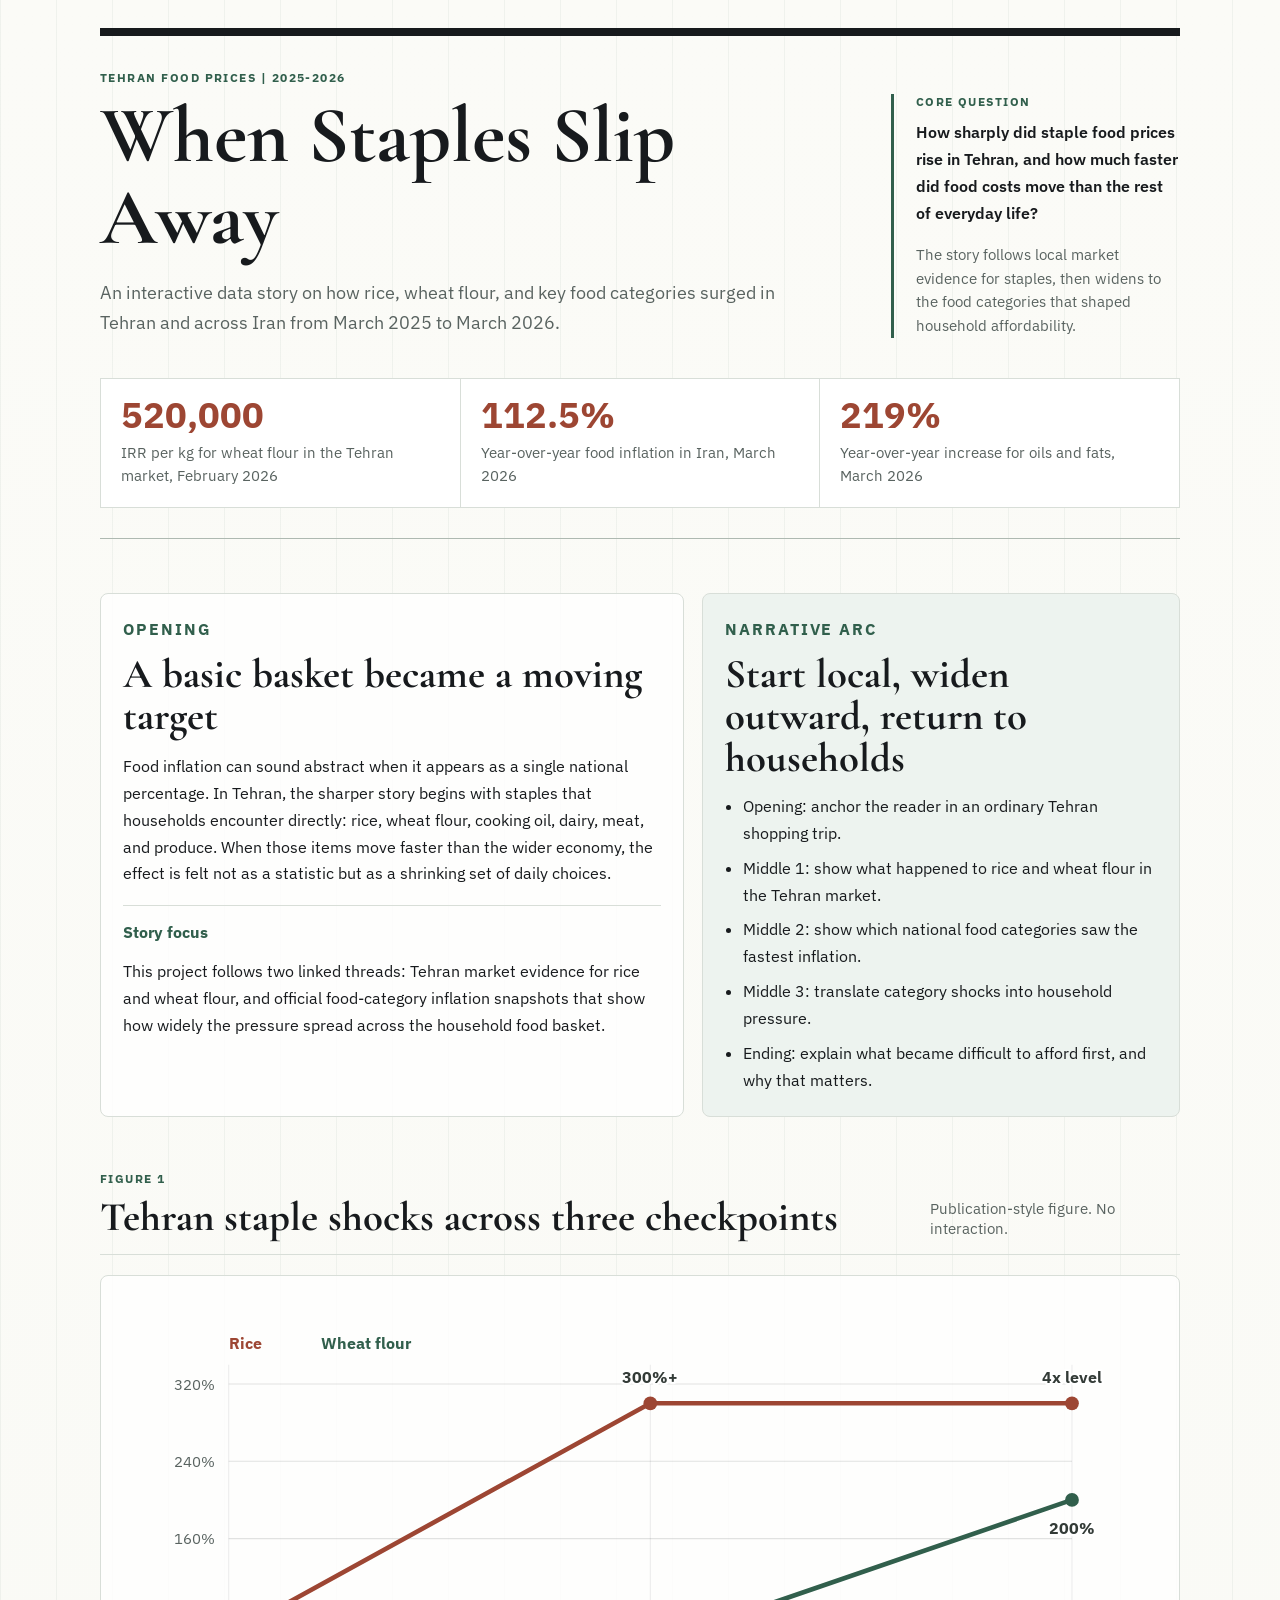
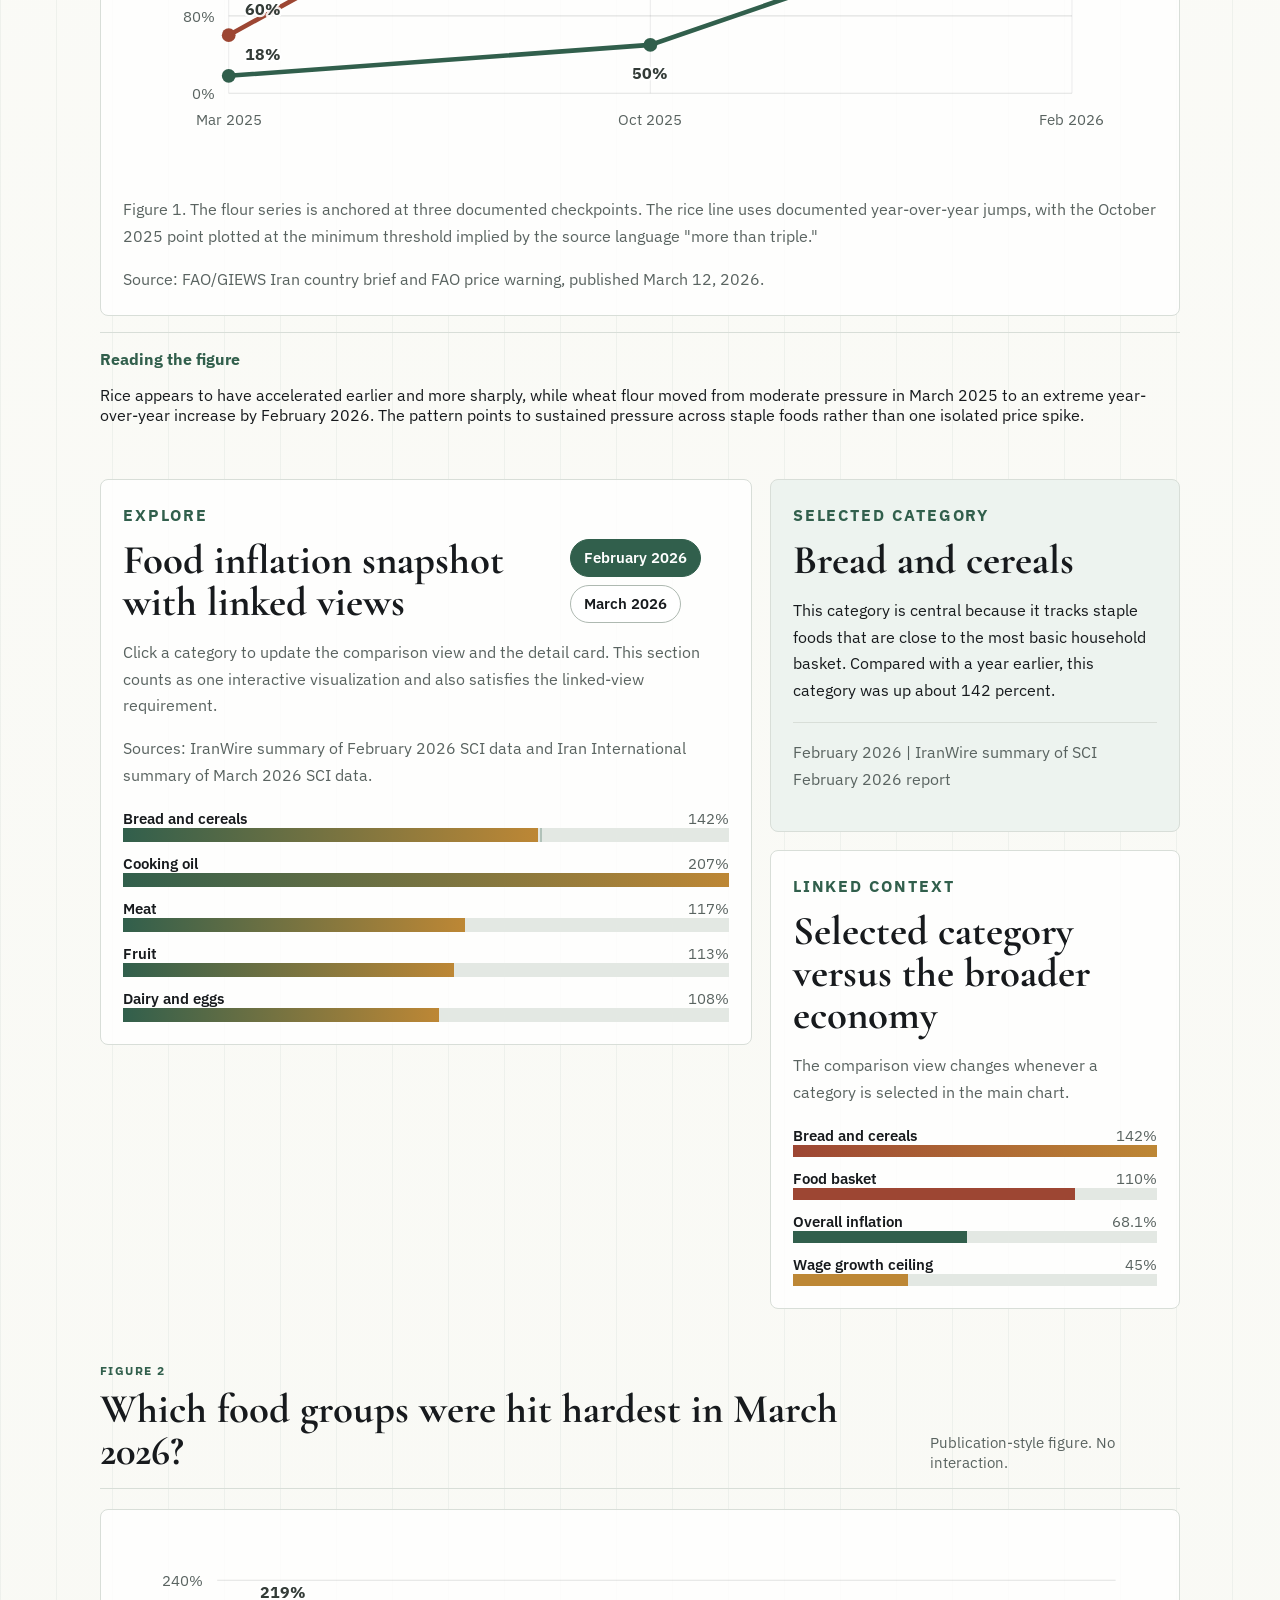
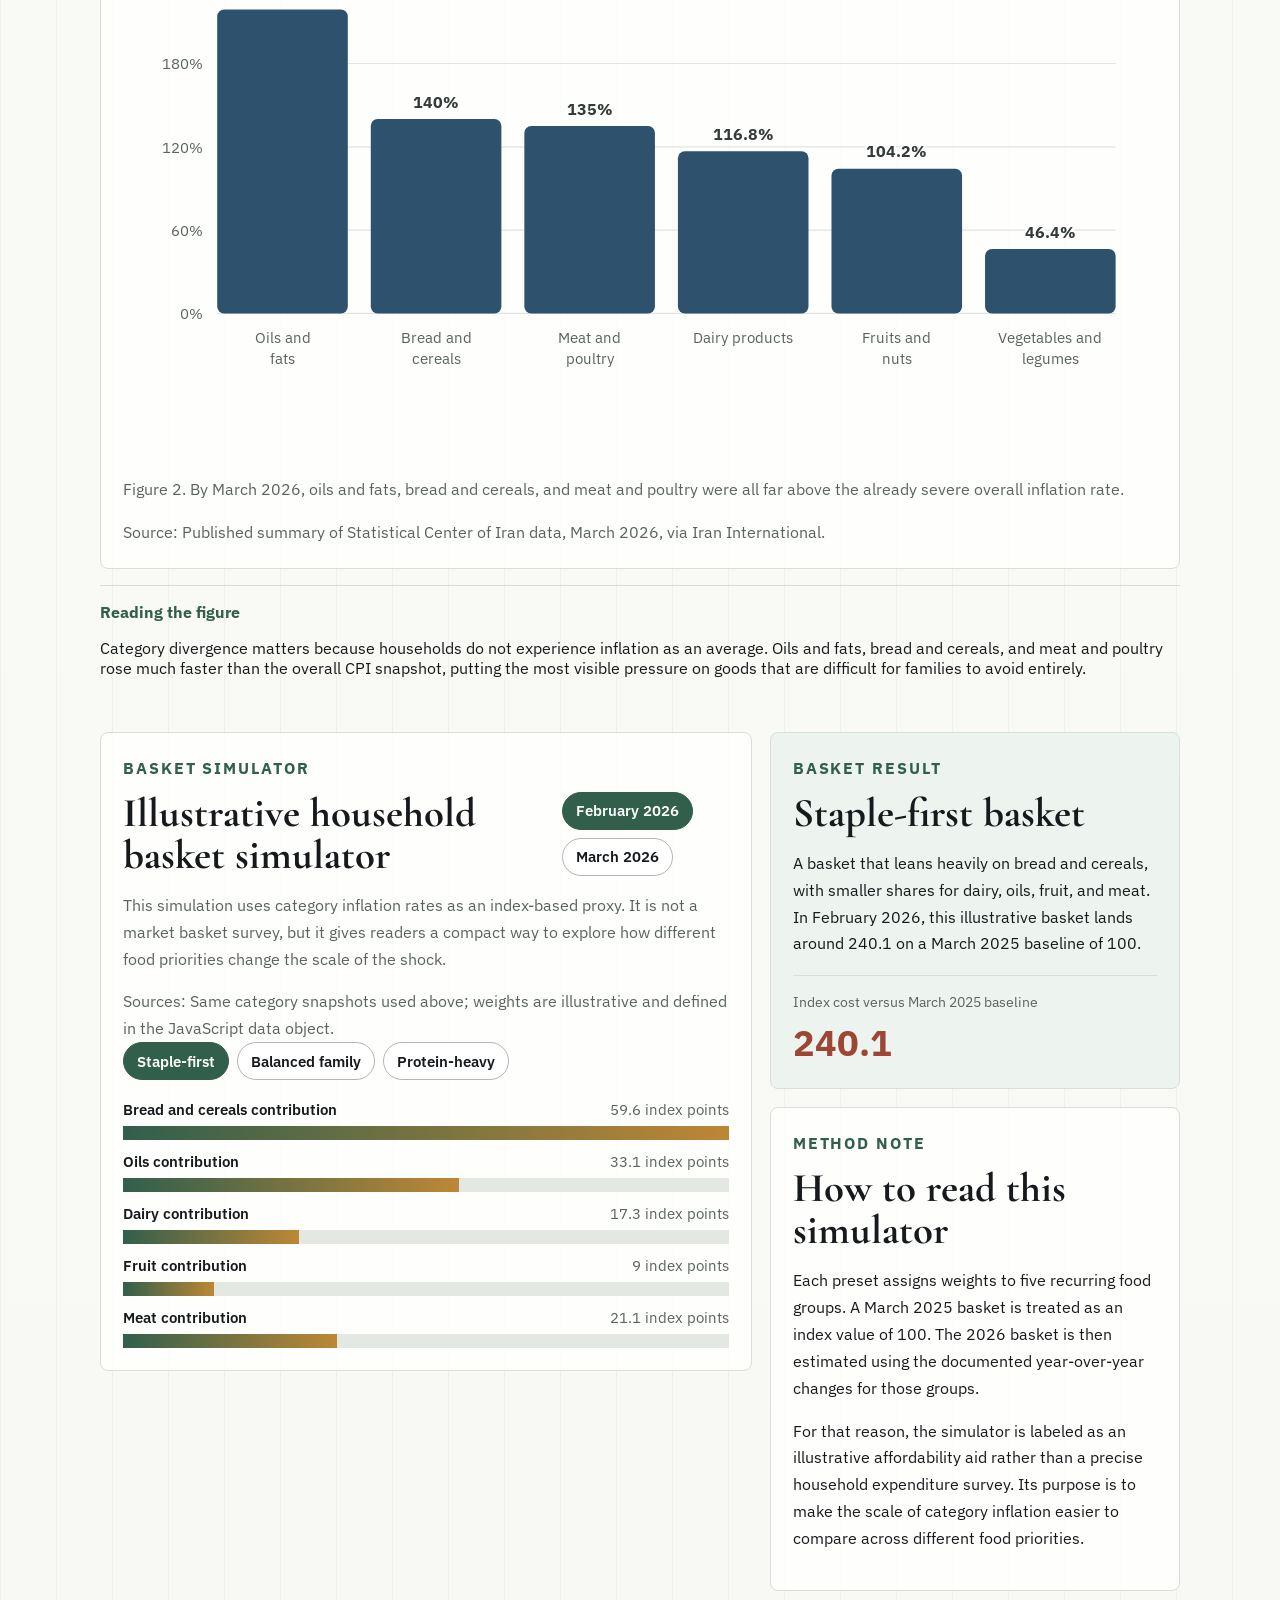
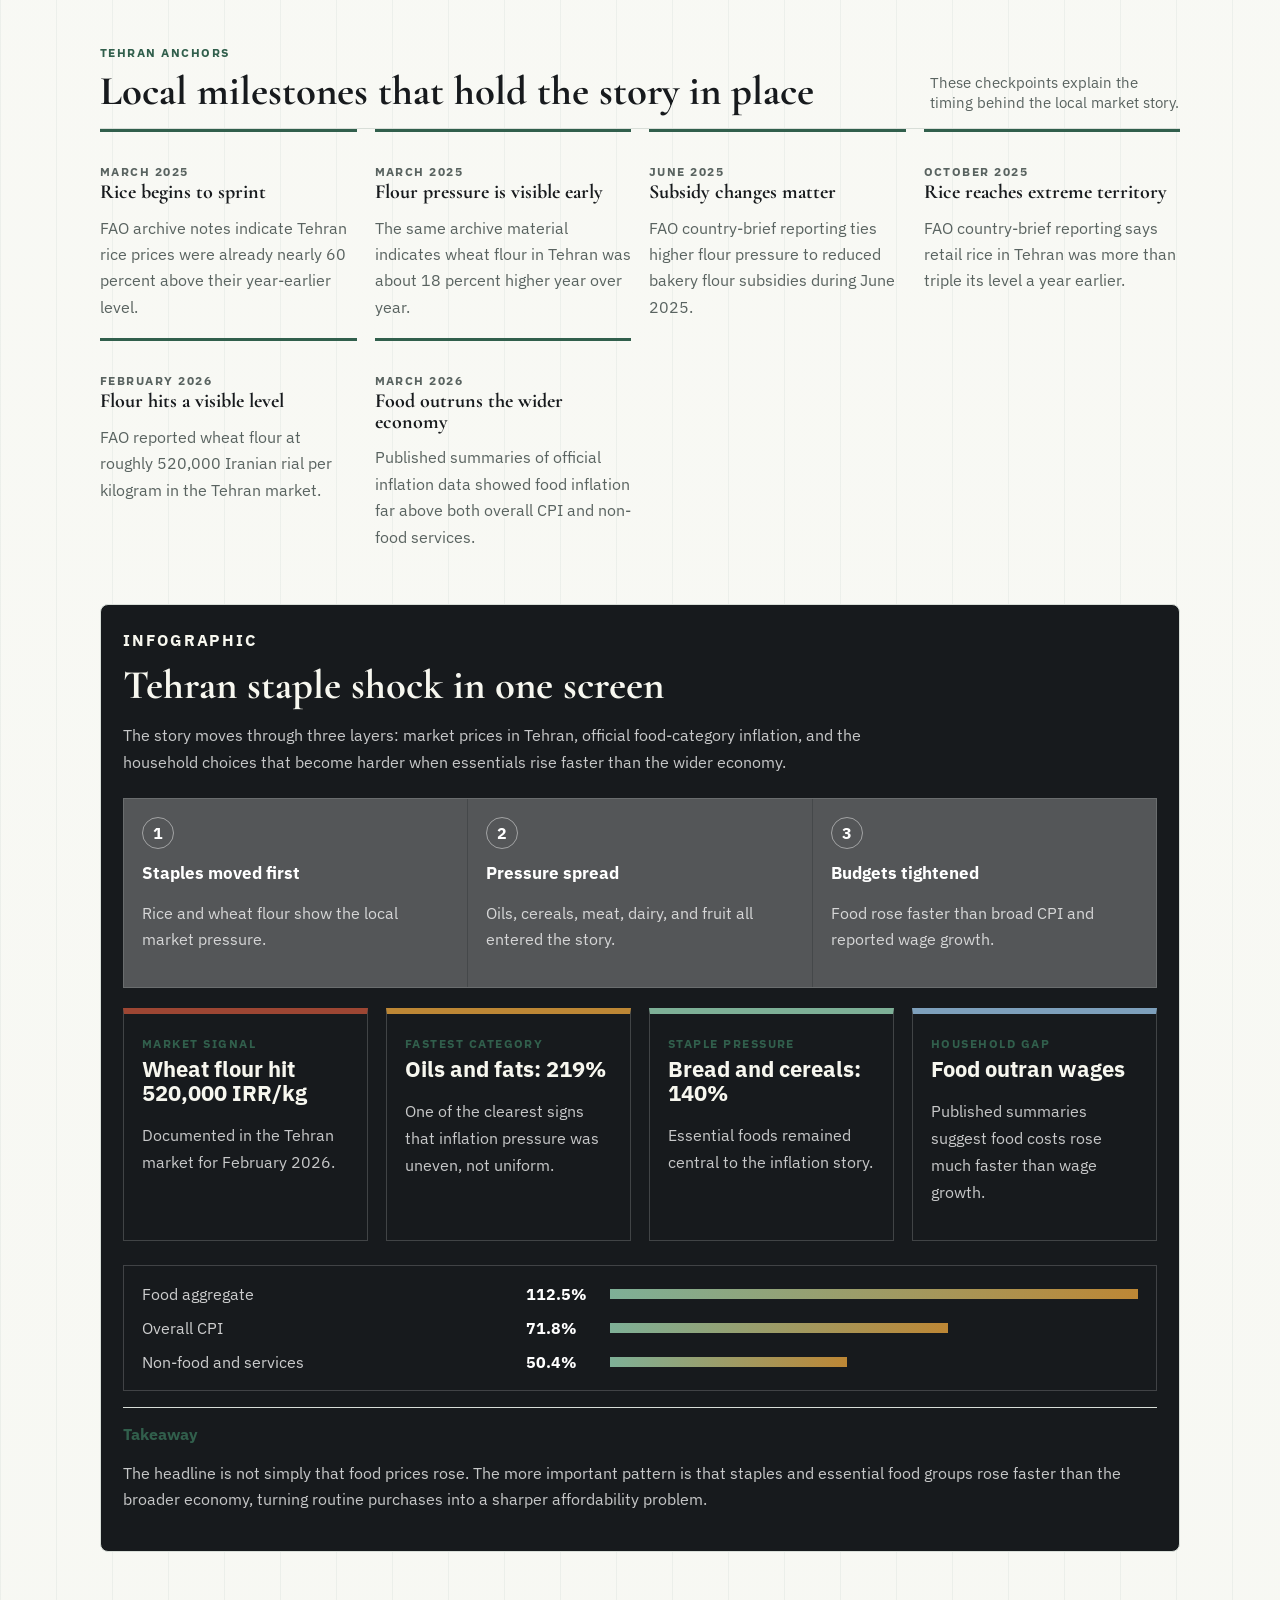
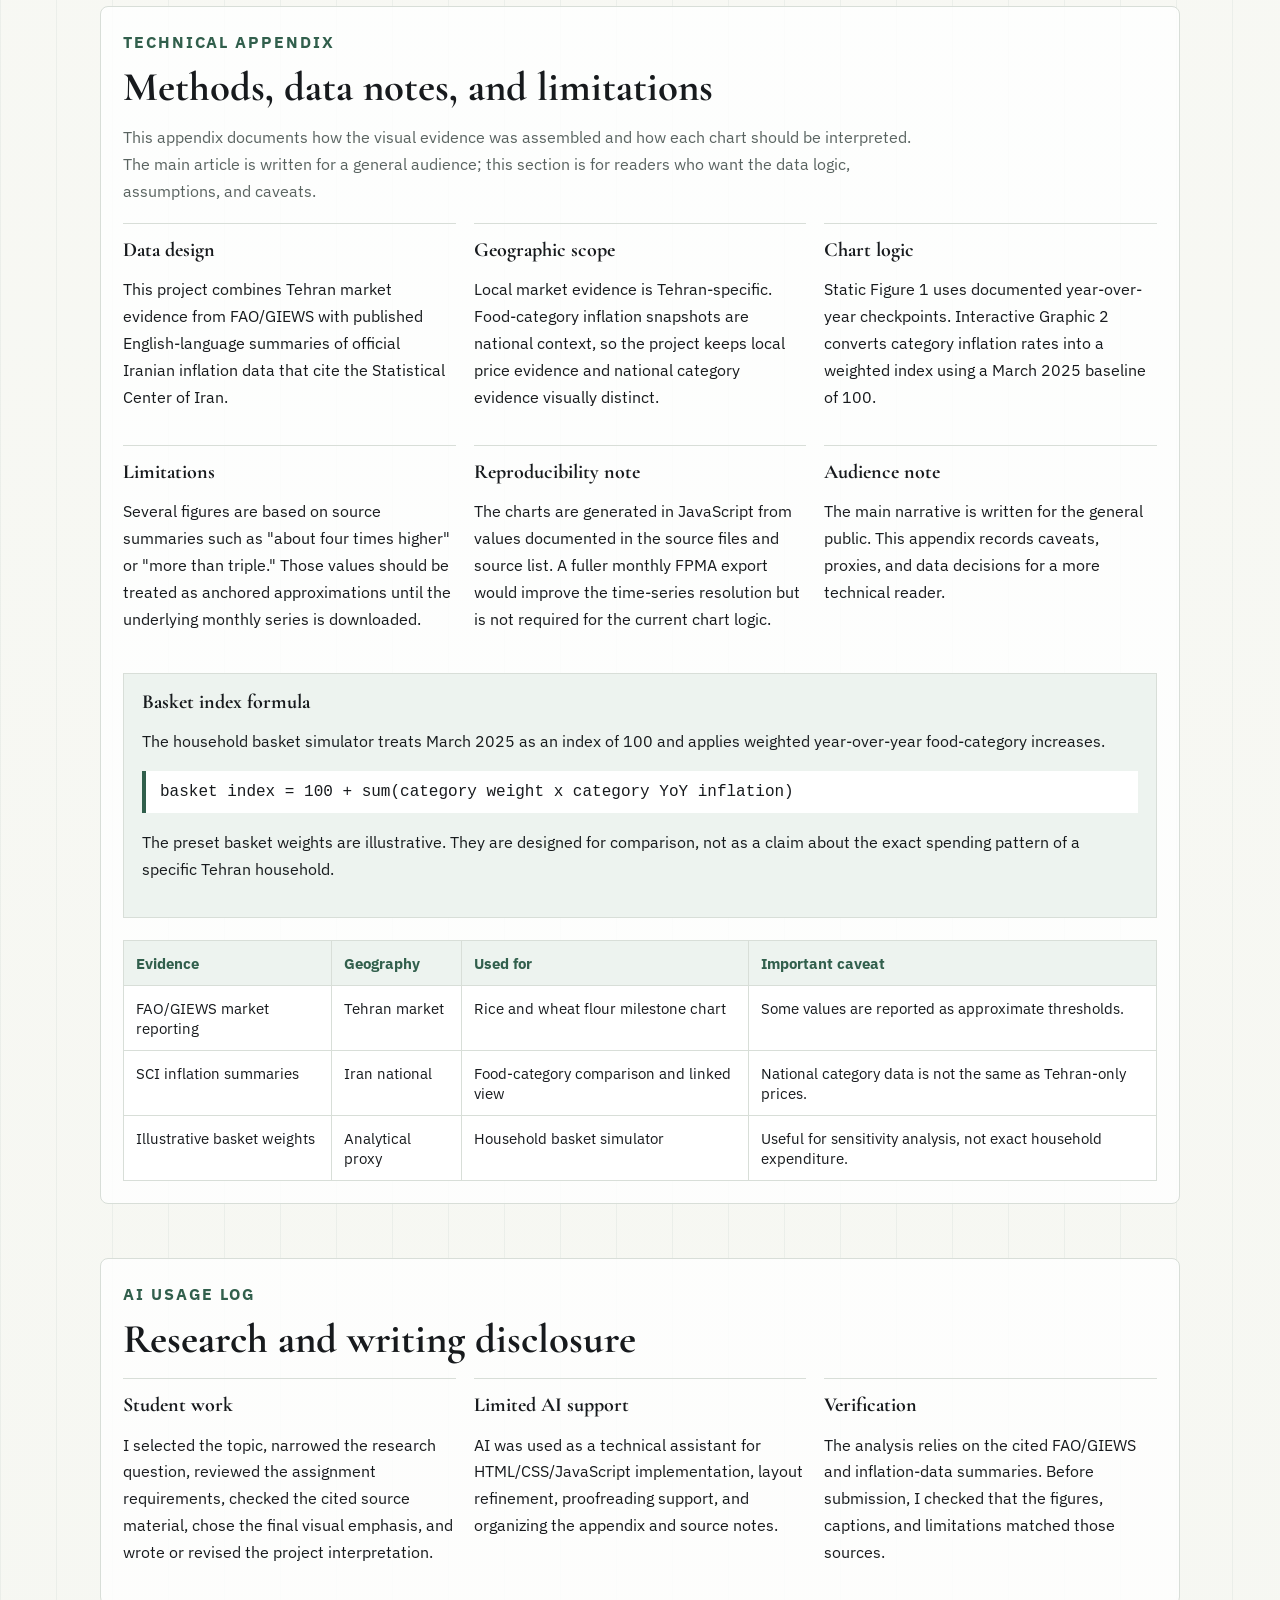
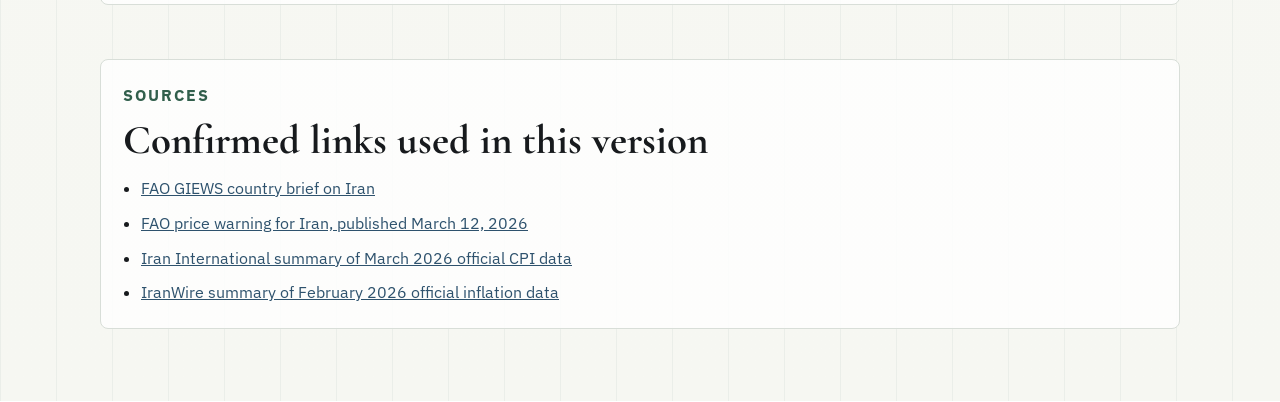
<file: index.html>
<!doctype html>
<html lang="en">
  <head>
    <meta charset="utf-8">
    <meta name="viewport" content="width=device-width, initial-scale=1">
    <title>When Staples Slip Away</title>
    <meta
      name="description"
      content="An interactive static narrative on staple food inflation in Tehran, 2025-2026."
    >
    <link rel="preconnect" href="https://fonts.googleapis.com">
    <link rel="preconnect" href="https://fonts.gstatic.com" crossorigin>
    <link
      href="https://fonts.googleapis.com/css2?family=Cormorant+Garamond:wght@500;600;700&family=IBM+Plex+Sans:wght@400;500;600;700&display=swap"
      rel="stylesheet"
    >
    <style>
:root {
  --paper: #f6f7f2;
  --surface: #ffffff;
  --surface-tint: #edf3ef;
  --ink: #171a1d;
  --muted: #596360;
  --line: #d8ded8;
  --line-strong: #aeb9b1;
  --red: #9d4633;
  --green: #315f4c;
  --blue: #2e526d;
  --gold: #bd8735;
  --content: 1120px;
  --radius: 8px;
}

* {
  box-sizing: border-box;
}

html {
  scroll-behavior: smooth;
}

body {
  margin: 0;
  color: var(--ink);
  background:
    linear-gradient(90deg, rgba(49, 95, 76, 0.055) 1px, transparent 1px),
    linear-gradient(180deg, #fbfbf7 0%, var(--paper) 100%);
  background-size: 56px 56px, auto;
  font-family: "IBM Plex Sans", sans-serif;
}

a {
  color: var(--blue);
}

.page-shell {
  max-width: var(--content);
  margin: 0 auto;
  padding: 28px 20px 72px;
}

.hero {
  display: grid;
  grid-template-columns: minmax(0, 1.45fr) minmax(280px, 0.55fr);
  gap: 28px;
  padding: 34px 0 30px;
  border-top: 8px solid var(--ink);
  border-bottom: 1px solid var(--line-strong);
}

.hero-copy {
  max-width: 760px;
}

.eyebrow,
.section-kicker,
.aside-label,
.tile-label {
  margin: 0 0 10px;
  color: var(--green);
  font-size: 0.76rem;
  font-weight: 700;
  letter-spacing: 0.12em;
  text-transform: uppercase;
}

h1,
h2,
h3 {
  margin: 0;
  color: var(--ink);
  font-family: "Cormorant Garamond", serif;
  font-weight: 700;
  line-height: 1.03;
  letter-spacing: 0;
}

h1 {
  max-width: 780px;
  font-size: 5rem;
}

h2 {
  font-size: 2.55rem;
}

h3 {
  font-size: 1.25rem;
}

.dek,
.aside-text,
.panel p,
.story-list,
.sources-list {
  line-height: 1.68;
  font-size: 1rem;
}

.dek {
  max-width: 680px;
  margin: 18px 0 0;
  color: var(--muted);
  font-size: 1.12rem;
}

.hero-aside {
  align-self: end;
  padding: 0 0 0 22px;
  border-left: 3px solid var(--green);
}

.aside-text,
.aside-footnote {
  margin: 0;
}

.aside-text {
  font-weight: 600;
}

.aside-footnote {
  margin-top: 16px;
  color: var(--muted);
  line-height: 1.6;
  font-size: 0.93rem;
}

.stat-row {
  grid-column: 1 / -1;
  display: grid;
  grid-template-columns: repeat(3, minmax(0, 1fr));
  gap: 1px;
  margin-top: 12px;
  background: var(--line);
  border: 1px solid var(--line);
}

.stat-card {
  display: grid;
  gap: 8px;
  min-height: 128px;
  padding: 18px 20px;
  background: var(--surface);
}

.stat-value {
  color: var(--red);
  font-size: 2.25rem;
  font-weight: 700;
  line-height: 1;
}

.stat-label {
  color: var(--muted);
  line-height: 1.5;
  font-size: 0.94rem;
}

.section {
  margin-top: 54px;
}

.panel {
  padding: 22px;
  border: 1px solid var(--line);
  border-radius: var(--radius);
  background: rgba(255, 255, 255, 0.82);
}

.accent-panel,
.detail-panel,
.basket-summary {
  background: var(--surface-tint);
}

.narrative-grid,
.chart-section,
.basket-grid,
.timeline,
.infographic-grid,
.appendix-grid,
.ai-log-grid {
  display: grid;
  gap: 18px;
}

.narrative-grid {
  grid-template-columns: 1.1fr 0.9fr;
}

.chart-section,
.basket-grid {
  grid-template-columns: 1.35fr 0.85fr;
  align-items: start;
}

.panel-wide {
  grid-row: span 2;
}

.panel-header,
.section-heading {
  display: flex;
  align-items: end;
  justify-content: space-between;
  gap: 18px;
}

.section-heading {
  padding-bottom: 16px;
  border-bottom: 1px solid var(--line);
}

.panel-copy,
.detail-meta,
.section-note,
.figure-caption,
.source-note {
  color: var(--muted);
}

.section-note {
  max-width: 250px;
  margin: 0;
  font-size: 0.95rem;
}

.story-list,
.sources-list {
  margin: 14px 0 0;
  padding-left: 18px;
}

.story-list li,
.sources-list li {
  margin-top: 8px;
}

.author-note {
  margin-top: 18px;
  padding: 16px 0 0;
  border-top: 1px solid var(--line);
}

.compact-note {
  margin-top: 16px;
}

.author-note strong {
  display: block;
  margin-bottom: 6px;
  color: var(--green);
}

.toggle-group,
.preset-group {
  display: inline-flex;
  gap: 8px;
  flex-wrap: wrap;
}

.toggle-button,
.preset-button {
  min-height: 38px;
  border: 1px solid var(--line-strong);
  border-radius: 999px;
  background: var(--surface);
  color: var(--ink);
  padding: 8px 13px;
  font: inherit;
  font-size: 0.91rem;
  font-weight: 600;
  cursor: pointer;
}

.toggle-button:hover,
.toggle-button:focus-visible,
.preset-button:hover,
.preset-button:focus-visible {
  border-color: var(--green);
}

.toggle-button.active,
.preset-button.active {
  background: var(--green);
  border-color: var(--green);
  color: #fff;
}

.figure-panel {
  margin-top: 20px;
  overflow: hidden;
}

.svg-figure {
  display: block;
  width: 100%;
  height: auto;
}

.svg-grid {
  stroke: rgba(23, 26, 29, 0.12);
  stroke-width: 1;
}

.svg-grid.light {
  stroke: rgba(23, 26, 29, 0.07);
}

.svg-axis-label,
.svg-point-label,
.svg-key {
  font-family: "IBM Plex Sans", sans-serif;
}

.svg-axis-label {
  fill: var(--muted);
  font-size: 13px;
}

.svg-point-label {
  fill: #333b37;
  font-size: 14px;
  font-weight: 700;
  paint-order: stroke;
  stroke: rgba(255, 255, 255, 0.9);
  stroke-width: 4px;
  stroke-linejoin: round;
}

.svg-key {
  font-size: 14px;
  font-weight: 700;
}

.rice-key,
.svg-dot.rice {
  fill: var(--red);
}

.flour-key,
.svg-dot.flour {
  fill: var(--green);
}

.svg-series {
  fill: none;
  stroke-width: 4;
}

.svg-series.rice {
  stroke: var(--red);
}

.svg-series.flour {
  stroke: var(--green);
}

.svg-bar {
  fill: var(--blue);
}

.figure-caption {
  margin-top: 16px;
}

.source-note {
  margin: 10px 0 0;
  font-size: 0.88rem;
  line-height: 1.55;
}

.bar-chart {
  display: grid;
  gap: 12px;
  margin-top: 20px;
}

.bar-row {
  display: grid;
  gap: 7px;
  cursor: pointer;
}

.bar-row button {
  all: unset;
  cursor: pointer;
  display: block;
}

.bar-row.active .bar-fill,
.bar-row button:focus-visible .bar-fill {
  outline: 2px solid rgba(49, 95, 76, 0.28);
  outline-offset: 2px;
}

.bar-meta {
  display: flex;
  align-items: baseline;
  justify-content: space-between;
  gap: 12px;
  font-size: 0.94rem;
}

.bar-name {
  font-weight: 600;
}

.bar-value {
  color: var(--muted);
  font-variant-numeric: tabular-nums;
}

.bar-track {
  width: 100%;
  height: 14px;
  overflow: hidden;
  background: #e3e8e3;
}

.bar-fill {
  height: 100%;
  background: linear-gradient(90deg, var(--green), var(--gold));
  width: 0;
  transition: width 260ms ease;
}

.compact-chart .bar-track {
  height: 12px;
}

.detail-meta {
  margin-top: 18px;
  padding-top: 16px;
  border-top: 1px solid var(--line);
  font-size: 0.9rem;
}

.basket-total {
  margin-top: 18px;
  padding-top: 16px;
  border-top: 1px solid var(--line);
}

.basket-total-label {
  display: block;
  color: var(--muted);
  font-size: 0.9rem;
}

.basket-total strong {
  display: block;
  margin-top: 8px;
  color: var(--red);
  font-size: 2.25rem;
}

.timeline {
  grid-template-columns: repeat(auto-fit, minmax(210px, 1fr));
}

.timeline-card {
  padding: 18px 0 0;
  border-top: 3px solid var(--green);
}

.timeline-date {
  margin: 0 0 8px;
  color: var(--red);
  font-size: 0.76rem;
  font-weight: 700;
  letter-spacing: 0.12em;
  text-transform: uppercase;
}

.timeline-card p {
  margin: 12px 0 0;
  color: var(--muted);
  line-height: 1.65;
}

.infographic-panel {
  background: var(--ink);
  color: #f7f7ef;
}

.infographic-panel h2,
.infographic-panel .section-kicker {
  color: #f7f7ef;
}

.infographic-lede {
  max-width: 760px;
  color: rgba(255, 255, 255, 0.76);
}

.shock-flow {
  display: grid;
  grid-template-columns: repeat(3, minmax(0, 1fr));
  gap: 1px;
  margin-top: 22px;
  background: rgba(255, 255, 255, 0.2);
  border: 1px solid rgba(255, 255, 255, 0.2);
}

.shock-flow article {
  min-height: 150px;
  padding: 18px;
  background: rgba(255, 255, 255, 0.08);
}

.shock-flow span {
  display: inline-grid;
  place-items: center;
  width: 32px;
  height: 32px;
  margin-bottom: 12px;
  border: 1px solid rgba(255, 255, 255, 0.45);
  border-radius: 50%;
  color: #fff;
  font-weight: 700;
}

.shock-flow strong {
  display: block;
  color: #fff;
  font-size: 1.08rem;
}

.shock-flow p {
  color: rgba(255, 255, 255, 0.76);
}

.infographic-grid {
  margin-top: 20px;
  grid-template-columns: repeat(4, minmax(0, 1fr));
}

.info-tile {
  min-height: 190px;
  padding: 18px;
  border: 1px solid rgba(255, 255, 255, 0.18);
}

.info-tile strong {
  display: block;
  margin: 6px 0 10px;
  font-size: 1.35rem;
  line-height: 1.1;
}

.info-tile p,
.infographic-panel .author-note p {
  color: rgba(255, 255, 255, 0.76);
}

.accent-a {
  border-top: 6px solid var(--red);
}

.accent-b {
  border-top: 6px solid var(--gold);
}

.accent-c {
  border-top: 6px solid #7eb097;
}

.accent-d {
  border-top: 6px solid #7ea0bc;
}

.mini-comparison {
  display: grid;
  gap: 14px;
  margin-top: 24px;
  padding: 18px;
  border: 1px solid rgba(255, 255, 255, 0.18);
}

.mini-comparison div {
  display: grid;
  grid-template-columns: minmax(170px, 0.7fr) 70px 1fr;
  align-items: center;
  gap: 14px;
}

.mini-comparison span {
  color: rgba(255, 255, 255, 0.78);
}

.mini-comparison strong {
  color: #fff;
  font-variant-numeric: tabular-nums;
}

.mini-comparison i {
  display: block;
  height: 10px;
  background: linear-gradient(90deg, #7eb097, var(--gold));
}

.appendix-grid,
.ai-log-grid {
  margin-top: 18px;
  grid-template-columns: repeat(3, minmax(0, 1fr));
}

.appendix-grid article,
.ai-log-grid article {
  padding-top: 16px;
  border-top: 1px solid var(--line);
}

.appendix-intro {
  max-width: 790px;
  color: var(--muted);
}

.method-block {
  margin-top: 24px;
  padding: 18px;
  border: 1px solid var(--line);
  background: var(--surface-tint);
}

.method-block code {
  display: block;
  margin: 12px 0;
  padding: 12px 14px;
  border-left: 4px solid var(--green);
  background: #fff;
  color: var(--ink);
  font-family: ui-monospace, SFMono-Regular, Menlo, Consolas, monospace;
  white-space: normal;
}

.appendix-table-wrap {
  margin-top: 22px;
  overflow-x: auto;
}

.appendix-table {
  width: 100%;
  border-collapse: collapse;
  background: #fff;
  font-size: 0.95rem;
}

.appendix-table th,
.appendix-table td {
  padding: 12px;
  border: 1px solid var(--line);
  text-align: left;
  vertical-align: top;
}

.appendix-table th {
  background: var(--surface-tint);
  color: var(--green);
}

@media (max-width: 1080px) {
  .infographic-grid,
  .shock-flow,
  .appendix-grid,
  .ai-log-grid {
    grid-template-columns: repeat(2, minmax(0, 1fr));
  }
}

@media (max-width: 920px) {
  .hero,
  .stat-row,
  .narrative-grid,
  .chart-section,
  .basket-grid {
    grid-template-columns: 1fr;
  }

  .hero-aside {
    padding-left: 0;
    border-left: 0;
    border-top: 3px solid var(--green);
    padding-top: 16px;
  }

  .panel-header,
  .section-heading {
    flex-direction: column;
    align-items: start;
  }

  .section-note {
    max-width: none;
  }
}

@media (max-width: 680px) {
  .page-shell {
    padding: 18px 14px 48px;
  }

  h1 {
    font-size: 3.1rem;
  }

  h2 {
    font-size: 2rem;
  }

  .hero {
    padding-top: 24px;
  }

  .panel {
    padding: 18px;
  }

  .infographic-grid,
  .shock-flow,
  .appendix-grid,
  .ai-log-grid {
    grid-template-columns: 1fr;
  }

  .mini-comparison div {
    grid-template-columns: 1fr;
    gap: 6px;
  }

  .bar-meta {
    flex-direction: column;
    align-items: start;
    gap: 2px;
  }
}

</style>
  </head>
  <body>
    <div class="page-shell">
      <header class="hero">
        <div class="hero-copy">
          <p class="eyebrow">Tehran Food Prices | 2025-2026</p>
          <h1>When Staples Slip Away</h1>
          <p class="dek">
            An interactive data story on how rice, wheat flour, and key food
            categories surged in Tehran and across Iran from March 2025 to
            March 2026.
          </p>
        </div>
        <div class="hero-aside">
          <p class="aside-label">Core question</p>
          <p class="aside-text">
            How sharply did staple food prices rise in Tehran, and how much
            faster did food costs move than the rest of everyday life?
          </p>
          <p class="aside-footnote">
            The story follows local market evidence for staples, then widens to
            the food categories that shaped household affordability.
          </p>
        </div>
        <div class="stat-row">
          <article class="stat-card">
            <span class="stat-value">520,000</span>
            <span class="stat-label">IRR per kg for wheat flour in the Tehran market, February 2026</span>
          </article>
          <article class="stat-card">
            <span class="stat-value">112.5%</span>
            <span class="stat-label">Year-over-year food inflation in Iran, March 2026</span>
          </article>
          <article class="stat-card">
            <span class="stat-value">219%</span>
            <span class="stat-label">Year-over-year increase for oils and fats, March 2026</span>
          </article>
        </div>
      </header>

      <main>
        <section id="opening" class="section narrative-grid">
          <div class="panel">
            <p class="section-kicker">Opening</p>
            <h2>A basic basket became a moving target</h2>
            <p>
              Food inflation can sound abstract when it appears as a single
              national percentage. In Tehran, the sharper story begins with
              staples that households encounter directly: rice, wheat flour,
              cooking oil, dairy, meat, and produce. When those items move
              faster than the wider economy, the effect is felt not as a
              statistic but as a shrinking set of daily choices.
            </p>
            <div class="author-note">
              <strong>Story focus</strong>
              <p>
                This project follows two linked threads: Tehran market evidence
                for rice and wheat flour, and official food-category inflation
                snapshots that show how widely the pressure spread across the
                household food basket.
              </p>
            </div>
          </div>

          <div class="panel accent-panel">
            <p class="section-kicker">Narrative arc</p>
            <h2>Start local, widen outward, return to households</h2>
            <ul class="story-list">
              <li>Opening: anchor the reader in an ordinary Tehran shopping trip.</li>
              <li>Middle 1: show what happened to rice and wheat flour in the Tehran market.</li>
              <li>Middle 2: show which national food categories saw the fastest inflation.</li>
              <li>Middle 3: translate category shocks into household pressure.</li>
              <li>Ending: explain what became difficult to afford first, and why that matters.</li>
            </ul>
          </div>
        </section>

        <section id="figure-one" class="section">
          <div class="section-heading">
            <div>
              <p class="section-kicker">Figure 1</p>
              <h2>Tehran staple shocks across three checkpoints</h2>
            </div>
            <p class="section-note">
              Publication-style figure. No interaction.
            </p>
          </div>
          <div class="panel figure-panel">
            <svg id="milestone-figure" class="svg-figure" viewBox="0 0 900 420" role="img" aria-label="Milestone chart showing year-over-year changes for rice and wheat flour in Tehran"></svg>
            <p class="figure-caption">
              Figure 1. The flour series is anchored at three documented
              checkpoints. The rice line uses documented year-over-year jumps,
              with the October 2025 point plotted at the minimum threshold
              implied by the source language "more than triple."
            </p>
            <p class="source-note">
              Source: FAO/GIEWS Iran country brief and FAO price warning,
              published March 12, 2026.
            </p>
          </div>
          <div class="author-note compact-note">
            <strong>Reading the figure</strong>
            <p>
              Rice appears to have accelerated earlier and more sharply, while
              wheat flour moved from moderate pressure in March 2025 to an
              extreme year-over-year increase by February 2026. The pattern
              points to sustained pressure across staple foods rather than one
              isolated price spike.
            </p>
          </div>
        </section>

        <section id="interactive-one" class="section chart-section">
          <div class="panel panel-wide">
            <div class="panel-header">
              <div>
                <p class="section-kicker">Explore</p>
                <h2>Food inflation snapshot with linked views</h2>
              </div>
              <div class="toggle-group" aria-label="Month toggle">
                <button class="toggle-button active" data-month="2026-02">February 2026</button>
                <button class="toggle-button" data-month="2026-03">March 2026</button>
              </div>
            </div>
            <p class="panel-copy">
              Click a category to update the comparison view and the detail
              card. This section counts as one interactive visualization and
              also satisfies the linked-view requirement.
            </p>
            <p class="source-note">
              Sources: IranWire summary of February 2026 SCI data and Iran
              International summary of March 2026 SCI data.
            </p>
            <div id="category-chart" class="bar-chart" aria-live="polite"></div>
          </div>

          <div class="panel detail-panel">
            <p class="section-kicker">Selected category</p>
            <h2 id="detail-title">Bread and cereals</h2>
            <p id="detail-body"></p>
            <p id="detail-meta" class="detail-meta"></p>
          </div>

          <div class="panel">
            <p class="section-kicker">Linked context</p>
            <h2>Selected category versus the broader economy</h2>
            <p class="panel-copy">
              The comparison view changes whenever a category is selected in the
              main chart.
            </p>
            <div id="context-chart" class="bar-chart compact-chart"></div>
          </div>
        </section>

        <section id="figure-two" class="section">
          <div class="section-heading">
            <div>
              <p class="section-kicker">Figure 2</p>
              <h2>Which food groups were hit hardest in March 2026?</h2>
            </div>
            <p class="section-note">
              Publication-style figure. No interaction.
            </p>
          </div>
          <div class="panel figure-panel">
            <svg id="march-figure" class="svg-figure" viewBox="0 0 900 460" role="img" aria-label="Bar chart comparing March 2026 year-over-year inflation across food categories in Iran"></svg>
            <p class="figure-caption">
              Figure 2. By March 2026, oils and fats, bread and cereals, and
              meat and poultry were all far above the already severe overall
              inflation rate.
            </p>
            <p class="source-note">
              Source: Published summary of Statistical Center of Iran data,
              March 2026, via Iran International.
            </p>
          </div>
          <div class="author-note compact-note">
            <strong>Reading the figure</strong>
            <p>
              Category divergence matters because households do not experience
              inflation as an average. Oils and fats, bread and cereals, and
              meat and poultry rose much faster than the overall CPI snapshot,
              putting the most visible pressure on goods that are difficult for
              families to avoid entirely.
            </p>
          </div>
        </section>

        <section id="interactive-two" class="section basket-grid">
          <div class="panel panel-wide">
            <div class="panel-header">
              <div>
                <p class="section-kicker">Basket Simulator</p>
                <h2>Illustrative household basket simulator</h2>
              </div>
              <div class="toggle-group" aria-label="Basket month toggle">
                <button class="toggle-button active" data-basket-month="2026-02">February 2026</button>
                <button class="toggle-button" data-basket-month="2026-03">March 2026</button>
              </div>
            </div>
            <p class="panel-copy">
              This simulation uses category inflation rates as an index-based
              proxy. It is not a market basket survey, but it gives readers a
              compact way to explore how different food priorities change the
              scale of the shock.
            </p>
            <p class="source-note">
              Sources: Same category snapshots used above; weights are
              illustrative and defined in the JavaScript data object.
            </p>
            <div class="preset-group" aria-label="Basket preset selector">
              <button class="preset-button active" data-preset="staple">Staple-first</button>
              <button class="preset-button" data-preset="balanced">Balanced family</button>
              <button class="preset-button" data-preset="protein">Protein-heavy</button>
            </div>
            <div id="basket-chart" class="bar-chart basket-chart"></div>
          </div>

          <div class="panel basket-summary">
            <p class="section-kicker">Basket result</p>
            <h2 id="basket-title">Staple-first basket</h2>
            <p id="basket-body"></p>
            <div class="basket-total">
              <span class="basket-total-label">Index cost versus March 2025 baseline</span>
              <strong id="basket-total-value">0</strong>
            </div>
          </div>

          <div class="panel">
            <p class="section-kicker">Method note</p>
            <h2>How to read this simulator</h2>
            <p>
              Each preset assigns weights to five recurring food groups. A
              March 2025 basket is treated as an index value of 100. The 2026
              basket is then estimated using the documented year-over-year
              changes for those groups.
            </p>
            <p>
              For that reason, the simulator is labeled as an illustrative
              affordability aid rather than a precise household expenditure
              survey. Its purpose is to make the scale of category inflation
              easier to compare across different food priorities.
            </p>
          </div>
        </section>

        <section class="section">
          <div class="section-heading">
            <div>
              <p class="section-kicker">Tehran anchors</p>
              <h2>Local milestones that hold the story in place</h2>
            </div>
            <p class="section-note">
              These checkpoints explain the timing behind the local market story.
            </p>
          </div>
          <div id="timeline" class="timeline"></div>
        </section>

        <section id="infographic" class="section panel infographic-panel">
          <p class="section-kicker">Infographic</p>
          <h2>Tehran staple shock in one screen</h2>
          <p class="infographic-lede">
            The story moves through three layers: market prices in Tehran,
            official food-category inflation, and the household choices that
            become harder when essentials rise faster than the wider economy.
          </p>
          <div class="shock-flow" aria-label="Food shock pathway">
            <article>
              <span>1</span>
              <strong>Staples moved first</strong>
              <p>Rice and wheat flour show the local market pressure.</p>
            </article>
            <article>
              <span>2</span>
              <strong>Pressure spread</strong>
              <p>Oils, cereals, meat, dairy, and fruit all entered the story.</p>
            </article>
            <article>
              <span>3</span>
              <strong>Budgets tightened</strong>
              <p>Food rose faster than broad CPI and reported wage growth.</p>
            </article>
          </div>
          <div class="infographic-grid">
            <article class="info-tile accent-a">
              <span class="tile-label">Market signal</span>
              <strong>Wheat flour hit 520,000 IRR/kg</strong>
              <p>Documented in the Tehran market for February 2026.</p>
            </article>
            <article class="info-tile accent-b">
              <span class="tile-label">Fastest category</span>
              <strong>Oils and fats: 219%</strong>
              <p>One of the clearest signs that inflation pressure was uneven, not uniform.</p>
            </article>
            <article class="info-tile accent-c">
              <span class="tile-label">Staple pressure</span>
              <strong>Bread and cereals: 140%</strong>
              <p>Essential foods remained central to the inflation story.</p>
            </article>
            <article class="info-tile accent-d">
              <span class="tile-label">Household gap</span>
              <strong>Food outran wages</strong>
              <p>Published summaries suggest food costs rose much faster than wage growth.</p>
            </article>
          </div>
          <div class="mini-comparison" aria-label="Inflation comparison">
            <div>
              <span>Food aggregate</span>
              <strong>112.5%</strong>
              <i style="width: 100%"></i>
            </div>
            <div>
              <span>Overall CPI</span>
              <strong>71.8%</strong>
              <i style="width: 64%"></i>
            </div>
            <div>
              <span>Non-food and services</span>
              <strong>50.4%</strong>
              <i style="width: 45%"></i>
            </div>
          </div>
          <div class="author-note compact-note">
            <strong>Takeaway</strong>
            <p>
              The headline is not simply that food prices rose. The more
              important pattern is that staples and essential food groups rose
              faster than the broader economy, turning routine purchases into a
              sharper affordability problem.
            </p>
          </div>
        </section>

        <section id="appendix" class="section panel appendix-panel">
          <p class="section-kicker">Technical Appendix</p>
          <h2>Methods, data notes, and limitations</h2>
          <p class="appendix-intro">
            This appendix documents how the visual evidence was assembled and
            how each chart should be interpreted. The main article is written
            for a general audience; this section is for readers who want the
            data logic, assumptions, and caveats.
          </p>
          <div class="appendix-grid">
            <article>
              <h3>Data design</h3>
              <p>
                This project combines Tehran market evidence from FAO/GIEWS with
                published English-language summaries of official Iranian
                inflation data that cite the Statistical Center of Iran.
              </p>
            </article>
            <article>
              <h3>Geographic scope</h3>
              <p>
                Local market evidence is Tehran-specific. Food-category
                inflation snapshots are national context, so the project keeps
                local price evidence and national category evidence visually
                distinct.
              </p>
            </article>
            <article>
              <h3>Chart logic</h3>
              <p>
                Static Figure 1 uses documented year-over-year checkpoints.
                Interactive Graphic 2 converts category inflation rates into a
                weighted index using a March 2025 baseline of 100.
              </p>
            </article>
            <article>
              <h3>Limitations</h3>
              <p>
                Several figures are based on source summaries such as "about
                four times higher" or "more than triple." Those values should be
                treated as anchored approximations until the underlying monthly
                series is downloaded.
              </p>
            </article>
            <article>
              <h3>Reproducibility note</h3>
              <p>
                The charts are generated in JavaScript from values documented in
                the source files and source list. A fuller monthly FPMA export
                would improve the time-series resolution but is not required for
                the current chart logic.
              </p>
            </article>
            <article>
              <h3>Audience note</h3>
              <p>
                The main narrative is written for the general public. This
                appendix records caveats, proxies, and data decisions for a more
                technical reader.
              </p>
            </article>
          </div>
          <div class="method-block">
            <h3>Basket index formula</h3>
            <p>
              The household basket simulator treats March 2025 as an index of
              100 and applies weighted year-over-year food-category increases.
            </p>
            <code>basket index = 100 + sum(category weight x category YoY inflation)</code>
            <p>
              The preset basket weights are illustrative. They are designed for
              comparison, not as a claim about the exact spending pattern of a
              specific Tehran household.
            </p>
          </div>
          <div class="appendix-table-wrap">
            <table class="appendix-table">
              <thead>
                <tr>
                  <th>Evidence</th>
                  <th>Geography</th>
                  <th>Used for</th>
                  <th>Important caveat</th>
                </tr>
              </thead>
              <tbody>
                <tr>
                  <td>FAO/GIEWS market reporting</td>
                  <td>Tehran market</td>
                  <td>Rice and wheat flour milestone chart</td>
                  <td>Some values are reported as approximate thresholds.</td>
                </tr>
                <tr>
                  <td>SCI inflation summaries</td>
                  <td>Iran national</td>
                  <td>Food-category comparison and linked view</td>
                  <td>National category data is not the same as Tehran-only prices.</td>
                </tr>
                <tr>
                  <td>Illustrative basket weights</td>
                  <td>Analytical proxy</td>
                  <td>Household basket simulator</td>
                  <td>Useful for sensitivity analysis, not exact household expenditure.</td>
                </tr>
              </tbody>
            </table>
          </div>
        </section>

        <section id="ai-log" class="section panel ai-panel">
          <p class="section-kicker">AI Usage Log</p>
          <h2>Research and writing disclosure</h2>
          <div class="ai-log-grid">
            <article>
              <h3>Student work</h3>
              <p>
                I selected the topic, narrowed the research question, reviewed
                the assignment requirements, checked the cited source material,
                chose the final visual emphasis, and wrote or revised the
                project interpretation.
              </p>
            </article>
            <article>
              <h3>Limited AI support</h3>
              <p>
                AI was used as a technical assistant for HTML/CSS/JavaScript
                implementation, layout refinement, proofreading support, and
                organizing the appendix and source notes.
              </p>
            </article>
            <article>
              <h3>Verification</h3>
              <p>
                The analysis relies on the cited FAO/GIEWS and inflation-data
                summaries. Before submission, I checked that the figures,
                captions, and limitations matched those sources.
              </p>
            </article>
          </div>
        </section>

        <section class="section panel sources-panel">
          <p class="section-kicker">Sources</p>
          <h2>Confirmed links used in this version</h2>
          <ul class="sources-list">
            <li>
              <a href="https://www.fao.org/giews/countrybrief/country.jsp?code=IRN&lang=en">FAO GIEWS country brief on Iran</a>
            </li>
            <li>
              <a href="https://www.fao.org/giews/food-prices/price-warnings/detail/fr/c/1757884/">FAO price warning for Iran, published March 12, 2026</a>
            </li>
            <li>
              <a href="https://www.iranintl.com/en/202603318527">Iran International summary of March 2026 official CPI data</a>
            </li>
            <li>
              <a href="https://iranwire.com/en/news/149554-inflation-in-february-2026-sets-new-historic-peak/">IranWire summary of February 2026 official inflation data</a>
            </li>
          </ul>
        </section>
      </main>
    </div>

    <script>
const snapshotData = {
  "2026-02": {
    label: "February 2026",
    categories: [
      {
        key: "bread",
        label: "Bread and cereals",
        value: 142,
        note:
          "This category is central because it tracks staple foods that are close to the most basic household basket.",
        comparator:
          "Compared with a year earlier, this category was up about 142 percent.",
        source: "IranWire summary of SCI February 2026 report"
      },
      {
        key: "oils",
        label: "Cooking oil",
        value: 207,
        note:
          "Cooking oil shows that the shock was not only broad but extreme in some categories.",
        comparator:
          "Compared with a year earlier, this category was up about 207 percent.",
        source: "IranWire summary of SCI February 2026 report"
      },
      {
        key: "meat",
        label: "Meat",
        value: 117,
        note:
          "Protein categories help widen the story from staples to household nutrition pressure.",
        comparator:
          "Compared with a year earlier, this category was up about 117 percent.",
        source: "IranWire summary of SCI February 2026 report"
      },
      {
        key: "fruit",
        label: "Fruit",
        value: 113,
        note:
          "Fruit inflation shows that the squeeze extended beyond cereals and oils.",
        comparator:
          "Compared with a year earlier, this category was up about 113 percent.",
        source: "IranWire summary of SCI February 2026 report"
      },
      {
        key: "dairy",
        label: "Dairy and eggs",
        value: 108,
        note:
          "Dairy and eggs connect the price story to nutrition and everyday family shopping decisions.",
        comparator:
          "Compared with a year earlier, this category was up about 108 percent.",
        source: "IranWire summary of SCI February 2026 report"
      }
    ],
    context: [
      { label: "Food basket", value: 110, color: "var(--red)" },
      { label: "Overall inflation", value: 68.1, color: "var(--green)" },
      { label: "Wage growth ceiling", value: 45, color: "var(--gold)" }
    ]
  },
  "2026-03": {
    label: "March 2026",
    categories: [
      {
        key: "oils",
        label: "Oils and fats",
        value: 219,
        note:
          "Oils and fats became the most dramatic category in the March 2026 snapshot.",
        comparator:
          "Compared with March 2025, this category was up about 219 percent.",
        source: "Iran International summary of SCI March 2026 report"
      },
      {
        key: "bread",
        label: "Bread and cereals",
        value: 140,
        note:
          "Bread and cereals tie the Tehran market evidence to the official national category breakdown.",
        comparator:
          "Compared with March 2025, this category was up about 140 percent.",
        source: "Iran International summary of SCI March 2026 report"
      },
      {
        key: "meat",
        label: "Meat and poultry",
        value: 135,
        note:
          "Meat and poultry show how affordability pressure reached beyond the cheapest foods.",
        comparator:
          "Compared with March 2025, this category was up about 135 percent.",
        source: "Iran International summary of SCI March 2026 report"
      },
      {
        key: "dairy",
        label: "Dairy products",
        value: 116.8,
        note:
          "Dairy inflation helps connect the price story to household nutrition and daily consumption habits.",
        comparator:
          "Compared with March 2025, this category was up about 116.8 percent.",
        source: "Iran International summary of SCI March 2026 report"
      },
      {
        key: "fruit",
        label: "Fruits and nuts",
        value: 104.2,
        note:
          "This category shows that even ordinary produce categories stayed under severe inflation pressure.",
        comparator:
          "Compared with March 2025, this category was up about 104.2 percent.",
        source: "Iran International summary of SCI March 2026 report"
      },
      {
        key: "vegetables",
        label: "Vegetables and legumes",
        value: 46.4,
        note:
          "Vegetables and legumes were still strongly inflationary, but much less so than the categories at the top of the chart.",
        comparator:
          "Compared with March 2025, this category was up about 46.4 percent.",
        source: "Iran International summary of SCI March 2026 report"
      }
    ],
    context: [
      { label: "Food aggregate", value: 112.5, color: "var(--red)" },
      { label: "Overall CPI", value: 71.8, color: "var(--green)" },
      { label: "Non-food and services", value: 50.4, color: "var(--gold)" }
    ]
  }
};

const milestoneFigureData = {
  dates: ["Mar 2025", "Oct 2025", "Feb 2026"],
  rice: [
    { value: 60, label: "60%" },
    { value: 300, label: "300%+" },
    { value: 300, label: "4x level" }
  ],
  flour: [
    { value: 18, label: "18%" },
    { value: 50, label: "50%" },
    { value: 200, label: "200%" }
  ]
};

const tehranMilestones = [
  {
    date: "March 2025",
    title: "Rice begins to sprint",
    body:
      "FAO archive notes indicate Tehran rice prices were already nearly 60 percent above their year-earlier level."
  },
  {
    date: "March 2025",
    title: "Flour pressure is visible early",
    body:
      "The same archive material indicates wheat flour in Tehran was about 18 percent higher year over year."
  },
  {
    date: "June 2025",
    title: "Subsidy changes matter",
    body:
      "FAO country-brief reporting ties higher flour pressure to reduced bakery flour subsidies during June 2025."
  },
  {
    date: "October 2025",
    title: "Rice reaches extreme territory",
    body:
      "FAO country-brief reporting says retail rice in Tehran was more than triple its level a year earlier."
  },
  {
    date: "February 2026",
    title: "Flour hits a visible level",
    body:
      "FAO reported wheat flour at roughly 520,000 Iranian rial per kilogram in the Tehran market."
  },
  {
    date: "March 2026",
    title: "Food outruns the wider economy",
    body:
      "Published summaries of official inflation data showed food inflation far above both overall CPI and non-food services."
  }
];

const basketPresets = {
  staple: {
    name: "Staple-first basket",
    description:
      "A basket that leans heavily on bread and cereals, with smaller shares for dairy, oils, fruit, and meat.",
    weights: {
      bread: 0.42,
      oils: 0.16,
      dairy: 0.16,
      fruit: 0.08,
      meat: 0.18
    }
  },
  balanced: {
    name: "Balanced family basket",
    description:
      "A more even split across staples, dairy, oils, fruit, and protein categories.",
    weights: {
      bread: 0.28,
      oils: 0.12,
      dairy: 0.22,
      fruit: 0.16,
      meat: 0.22
    }
  },
  protein: {
    name: "Protein-heavy basket",
    description:
      "A basket that assumes a larger household emphasis on meat and dairy rather than the cheapest staples.",
    weights: {
      bread: 0.2,
      oils: 0.1,
      dairy: 0.24,
      fruit: 0.12,
      meat: 0.34
    }
  }
};

let activeMonth = "2026-02";
let activeCategory = snapshotData[activeMonth].categories[0].label;
let activeBasketMonth = "2026-02";
let activePreset = "staple";

const monthButtons = document.querySelectorAll("[data-month]");
const basketMonthButtons = document.querySelectorAll("[data-basket-month]");
const presetButtons = document.querySelectorAll("[data-preset]");
const categoryChart = document.getElementById("category-chart");
const contextChart = document.getElementById("context-chart");
const detailTitle = document.getElementById("detail-title");
const detailBody = document.getElementById("detail-body");
const detailMeta = document.getElementById("detail-meta");
const milestoneFigure = document.getElementById("milestone-figure");
const marchFigure = document.getElementById("march-figure");
const timeline = document.getElementById("timeline");
const basketChart = document.getElementById("basket-chart");
const basketTitle = document.getElementById("basket-title");
const basketBody = document.getElementById("basket-body");
const basketTotalValue = document.getElementById("basket-total-value");

function uniqueSeries(items) {
  const seen = new Set();
  return items.filter((item) => {
    if (seen.has(item.label)) {
      return false;
    }
    seen.add(item.label);
    return true;
  });
}

function renderBarRows(container, rows, maxValue, onClick) {
  container.innerHTML = "";

  rows.forEach((row) => {
    const wrapper = document.createElement("div");
    wrapper.className = `bar-row ${row.isActive ? "active" : ""}`.trim();

    const button = document.createElement("button");
    button.type = "button";
    button.setAttribute("aria-label", `${row.label}: ${row.value} percent`);

    const meta = document.createElement("div");
    meta.className = "bar-meta";

    const name = document.createElement("span");
    name.className = "bar-name";
    name.textContent = row.label;

    const value = document.createElement("span");
    value.className = "bar-value";
    value.textContent = `${row.value}%`;

    meta.append(name, value);

    const track = document.createElement("div");
    track.className = "bar-track";

    const fill = document.createElement("div");
    fill.className = "bar-fill";
    fill.style.width = `${(row.value / maxValue) * 100}%`;
    if (row.color) {
      fill.style.background = row.color;
    }

    track.appendChild(fill);
    button.append(meta, track);

    if (onClick) {
      button.addEventListener("click", () => onClick(row.label));
    }

    wrapper.appendChild(button);
    container.appendChild(wrapper);
  });
}

function categoryByLabel(snapshot, label) {
  return snapshot.categories.find((item) => item.label === label);
}

function renderCategoryChart() {
  const snapshot = snapshotData[activeMonth];
  const maxValue = Math.max(...snapshot.categories.map((item) => item.value));
  const rows = snapshot.categories.map((item) => ({
    ...item,
    isActive: item.label === activeCategory
  }));

  renderBarRows(categoryChart, rows, maxValue, (label) => {
    activeCategory = label;
    renderLinkedViews();
  });
}

function renderContextChart() {
  const snapshot = snapshotData[activeMonth];
  const selected = categoryByLabel(snapshot, activeCategory);
  const contextRows = uniqueSeries([
    {
      label: selected.label,
      value: selected.value,
      color: "linear-gradient(90deg, var(--red), var(--gold))"
    },
    ...snapshot.context
  ]);
  const maxValue = Math.max(...contextRows.map((item) => item.value));

  renderBarRows(contextChart, contextRows, maxValue);
}

function renderDetail() {
  const snapshot = snapshotData[activeMonth];
  const selected = categoryByLabel(snapshot, activeCategory);

  detailTitle.textContent = selected.label;
  detailBody.textContent = `${selected.note} ${selected.comparator}`;
  detailMeta.textContent = `${snapshot.label} | ${selected.source}`;
}

function svgLinePath(points) {
  return points
    .map((point, index) => `${index === 0 ? "M" : "L"} ${point.x} ${point.y}`)
    .join(" ");
}

function renderMilestoneFigure() {
  const width = 900;
  const height = 420;
  const margin = { top: 58, right: 74, bottom: 76, left: 92 };
  const innerWidth = width - margin.left - margin.right;
  const innerHeight = height - margin.top - margin.bottom;
  const yMax = 340;
  const xStep = innerWidth / (milestoneFigureData.dates.length - 1);

  const scaleY = (value) => margin.top + innerHeight - (value / yMax) * innerHeight;
  const scaleX = (index) => margin.left + index * xStep;

  const ricePoints = milestoneFigureData.rice.map((item, index) => ({
    x: scaleX(index),
    y: scaleY(item.value),
    label: item.label
  }));

  const flourPoints = milestoneFigureData.flour.map((item, index) => ({
    x: scaleX(index),
    y: scaleY(item.value),
    label: item.label
  }));

  let svg = "";

  for (let tick = 0; tick <= yMax; tick += 80) {
    const y = scaleY(tick);
    svg += `<line x1="${margin.left}" y1="${y}" x2="${width - margin.right}" y2="${y}" class="svg-grid" />`;
    svg += `<text x="${margin.left - 12}" y="${y + 5}" text-anchor="end" class="svg-axis-label">${tick}%</text>`;
  }

  milestoneFigureData.dates.forEach((date, index) => {
    const x = scaleX(index);
    svg += `<line x1="${x}" y1="${margin.top}" x2="${x}" y2="${height - margin.bottom}" class="svg-grid light" />`;
    svg += `<text x="${x}" y="${height - margin.bottom + 28}" text-anchor="middle" class="svg-axis-label">${date}</text>`;
  });

  svg += `<path d="${svgLinePath(ricePoints)}" class="svg-series rice" />`;
  svg += `<path d="${svgLinePath(flourPoints)}" class="svg-series flour" />`;

  ricePoints.forEach((point, index) => {
    const offsets = [
      { dx: 14, dy: -18, anchor: "start" },
      { dx: 0, dy: -18, anchor: "middle" },
      { dx: 0, dy: -18, anchor: "middle" }
    ];
    const offset = offsets[index];
    svg += `<circle cx="${point.x}" cy="${point.y}" r="6" class="svg-dot rice" />`;
    svg += `<text x="${point.x + offset.dx}" y="${point.y + offset.dy}" text-anchor="${offset.anchor}" class="svg-point-label">${point.label}</text>`;
  });

  flourPoints.forEach((point, index) => {
    const offsets = [
      { dx: 14, dy: -14, anchor: "start" },
      { dx: 0, dy: 30, anchor: "middle" },
      { dx: 0, dy: 30, anchor: "middle" }
    ];
    const offset = offsets[index];
    svg += `<circle cx="${point.x}" cy="${point.y}" r="6" class="svg-dot flour" />`;
    svg += `<text x="${point.x + offset.dx}" y="${point.y + offset.dy}" text-anchor="${offset.anchor}" class="svg-point-label">${point.label}</text>`;
  });

  svg += `<text x="${margin.left}" y="${margin.top - 14}" class="svg-key rice-key">Rice</text>`;
  svg += `<text x="${margin.left + 80}" y="${margin.top - 14}" class="svg-key flour-key">Wheat flour</text>`;

  milestoneFigure.innerHTML = svg;
}

function renderMarchFigure() {
  const categories = [...snapshotData["2026-03"].categories].sort((a, b) => b.value - a.value);
  const width = 900;
  const height = 460;
  const margin = { top: 42, right: 36, bottom: 128, left: 82 };
  const innerWidth = width - margin.left - margin.right;
  const innerHeight = height - margin.top - margin.bottom;
  const yMax = 240;
  const barGap = 20;
  const barWidth = (innerWidth - barGap * (categories.length - 1)) / categories.length;
  const scaleY = (value) => margin.top + innerHeight - (value / yMax) * innerHeight;

  let svg = "";

  for (let tick = 0; tick <= yMax; tick += 60) {
    const y = scaleY(tick);
    svg += `<line x1="${margin.left}" y1="${y}" x2="${width - margin.right}" y2="${y}" class="svg-grid" />`;
    svg += `<text x="${margin.left - 12}" y="${y + 5}" text-anchor="end" class="svg-axis-label">${tick}%</text>`;
  }

  categories.forEach((category, index) => {
    const x = margin.left + index * (barWidth + barGap);
    const y = scaleY(category.value);
    const barHeight = margin.top + innerHeight - y;

    svg += `<rect x="${x}" y="${y}" width="${barWidth}" height="${barHeight}" rx="6" class="svg-bar" />`;
    svg += `<text x="${x + barWidth / 2}" y="${y - 10}" text-anchor="middle" class="svg-point-label">${category.value}%</text>`;
    const words = category.label.split(" ");
    const lines = words.length > 2 ? [words.slice(0, 2).join(" "), words.slice(2).join(" ")] : [category.label];
    svg += `<text x="${x + barWidth / 2}" y="${height - margin.bottom + 26}" text-anchor="middle" class="svg-axis-label">`;
    lines.forEach((line, lineIndex) => {
      svg += `<tspan x="${x + barWidth / 2}" dy="${lineIndex === 0 ? 0 : 18}">${line}</tspan>`;
    });
    svg += `</text>`;
  });

  marchFigure.innerHTML = svg;
}

function renderTimeline() {
  timeline.innerHTML = "";
  tehranMilestones.forEach((item) => {
    const card = document.createElement("article");
    card.className = "timeline-card";

    const date = document.createElement("p");
    date.className = "timeline-date";
    date.textContent = item.date;

    const title = document.createElement("h3");
    title.textContent = item.title;

    const body = document.createElement("p");
    body.textContent = item.body;

    card.append(date, title, body);
    timeline.appendChild(card);
  });
}

function syncMonthButtons() {
  monthButtons.forEach((button) => {
    button.classList.toggle("active", button.dataset.month === activeMonth);
  });
}

function syncBasketButtons() {
  basketMonthButtons.forEach((button) => {
    button.classList.toggle("active", button.dataset.basketMonth === activeBasketMonth);
  });

  presetButtons.forEach((button) => {
    button.classList.toggle("active", button.dataset.preset === activePreset);
  });
}

function renderLinkedViews() {
  renderCategoryChart();
  renderContextChart();
  renderDetail();
  syncMonthButtons();
}

function basketSeries(monthKey) {
  const snapshot = snapshotData[monthKey];
  const map = {};
  snapshot.categories.forEach((category) => {
    map[category.key] = category.value;
  });
  return map;
}

function renderBasketChart() {
  const preset = basketPresets[activePreset];
  const series = basketSeries(activeBasketMonth);
  const rows = Object.entries(preset.weights).map(([key, weight]) => {
    const value = series[key];
    const contribution = Number((weight * value).toFixed(1));
    const labelMap = {
      bread: "Bread and cereals",
      oils: "Oils",
      dairy: "Dairy",
      fruit: "Fruit",
      meat: "Meat"
    };

    return {
      label: labelMap[key],
      value: contribution,
      rawValue: value
    };
  });

  const maxValue = Math.max(...rows.map((row) => row.value));

  basketChart.innerHTML = "";
  rows.forEach((row) => {
    const wrapper = document.createElement("div");
    wrapper.className = "bar-row";

    const meta = document.createElement("div");
    meta.className = "bar-meta";

    const name = document.createElement("span");
    name.className = "bar-name";
    name.textContent = `${row.label} contribution`;

    const value = document.createElement("span");
    value.className = "bar-value";
    value.textContent = `${row.value} index points`;

    meta.append(name, value);

    const track = document.createElement("div");
    track.className = "bar-track";

    const fill = document.createElement("div");
    fill.className = "bar-fill";
    fill.style.width = `${(row.value / maxValue) * 100}%`;

    track.appendChild(fill);
    wrapper.append(meta, track);
    basketChart.appendChild(wrapper);
  });

  const totalIncrease = rows.reduce((sum, row) => sum + row.value, 0);
  const totalIndex = Number((100 + totalIncrease).toFixed(1));

  basketTitle.textContent = preset.name;
  basketBody.textContent = `${preset.description} In ${snapshotData[activeBasketMonth].label}, this illustrative basket lands around ${totalIndex} on a March 2025 baseline of 100.`;
  basketTotalValue.textContent = totalIndex.toFixed(1);

  syncBasketButtons();
}

monthButtons.forEach((button) => {
  button.addEventListener("click", () => {
    activeMonth = button.dataset.month;
    activeCategory = snapshotData[activeMonth].categories[0].label;
    renderLinkedViews();
  });
});

basketMonthButtons.forEach((button) => {
  button.addEventListener("click", () => {
    activeBasketMonth = button.dataset.basketMonth;
    renderBasketChart();
  });
});

presetButtons.forEach((button) => {
  button.addEventListener("click", () => {
    activePreset = button.dataset.preset;
    renderBasketChart();
  });
});

renderMilestoneFigure();
renderMarchFigure();
renderTimeline();
renderLinkedViews();
renderBasketChart();

</script>
  </body>
</html>
</file>
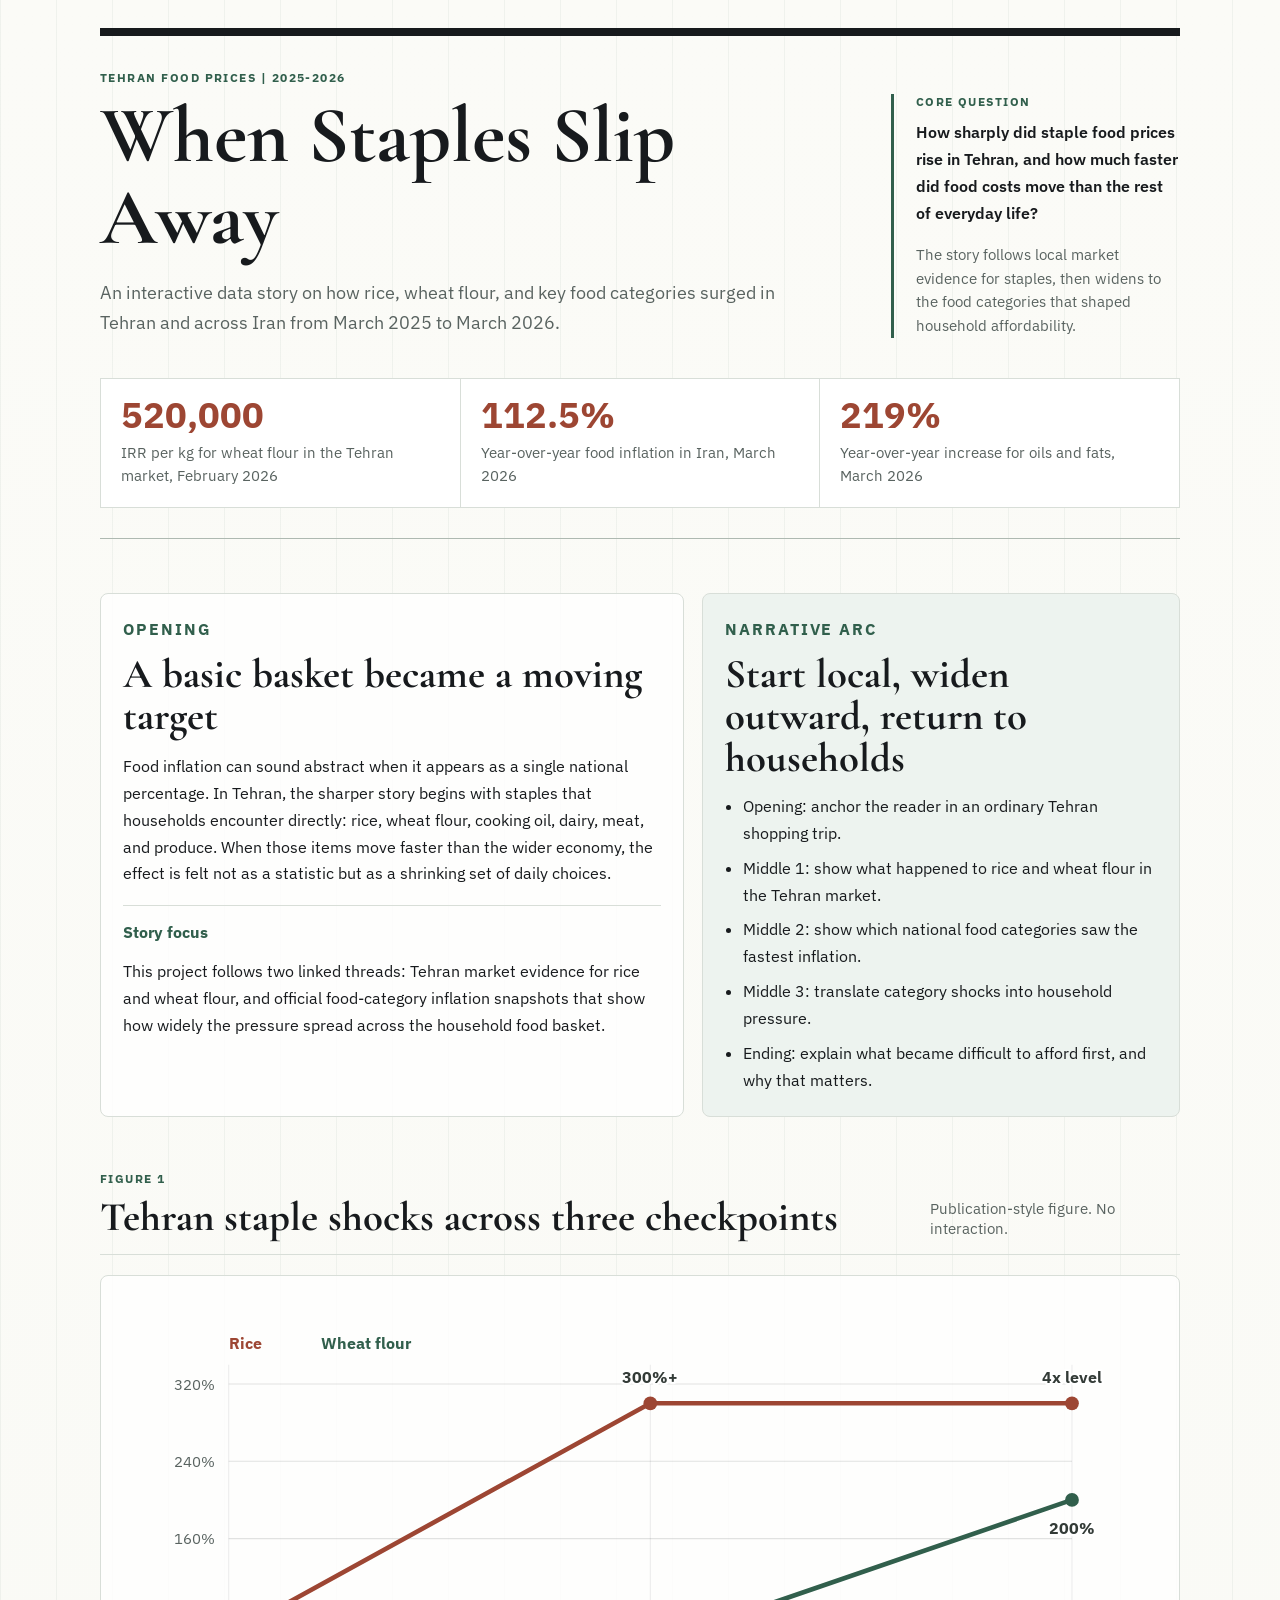
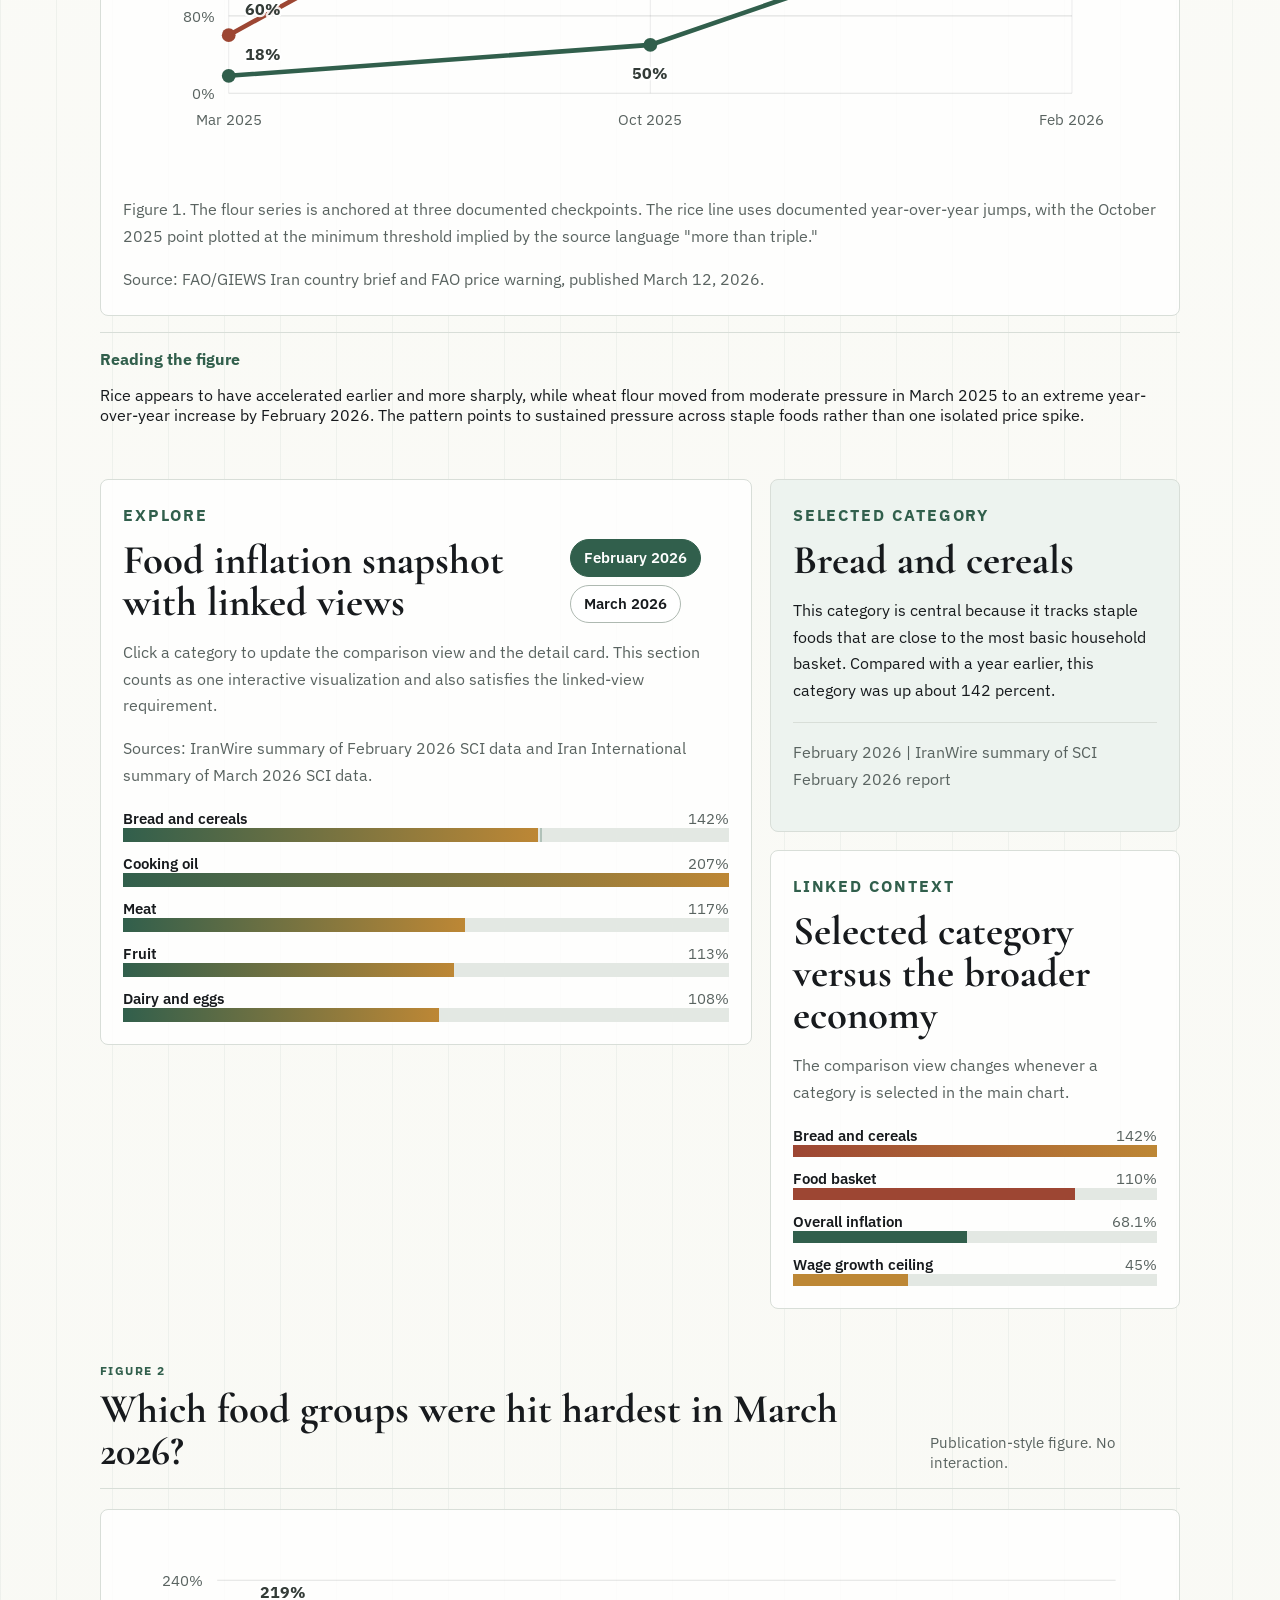
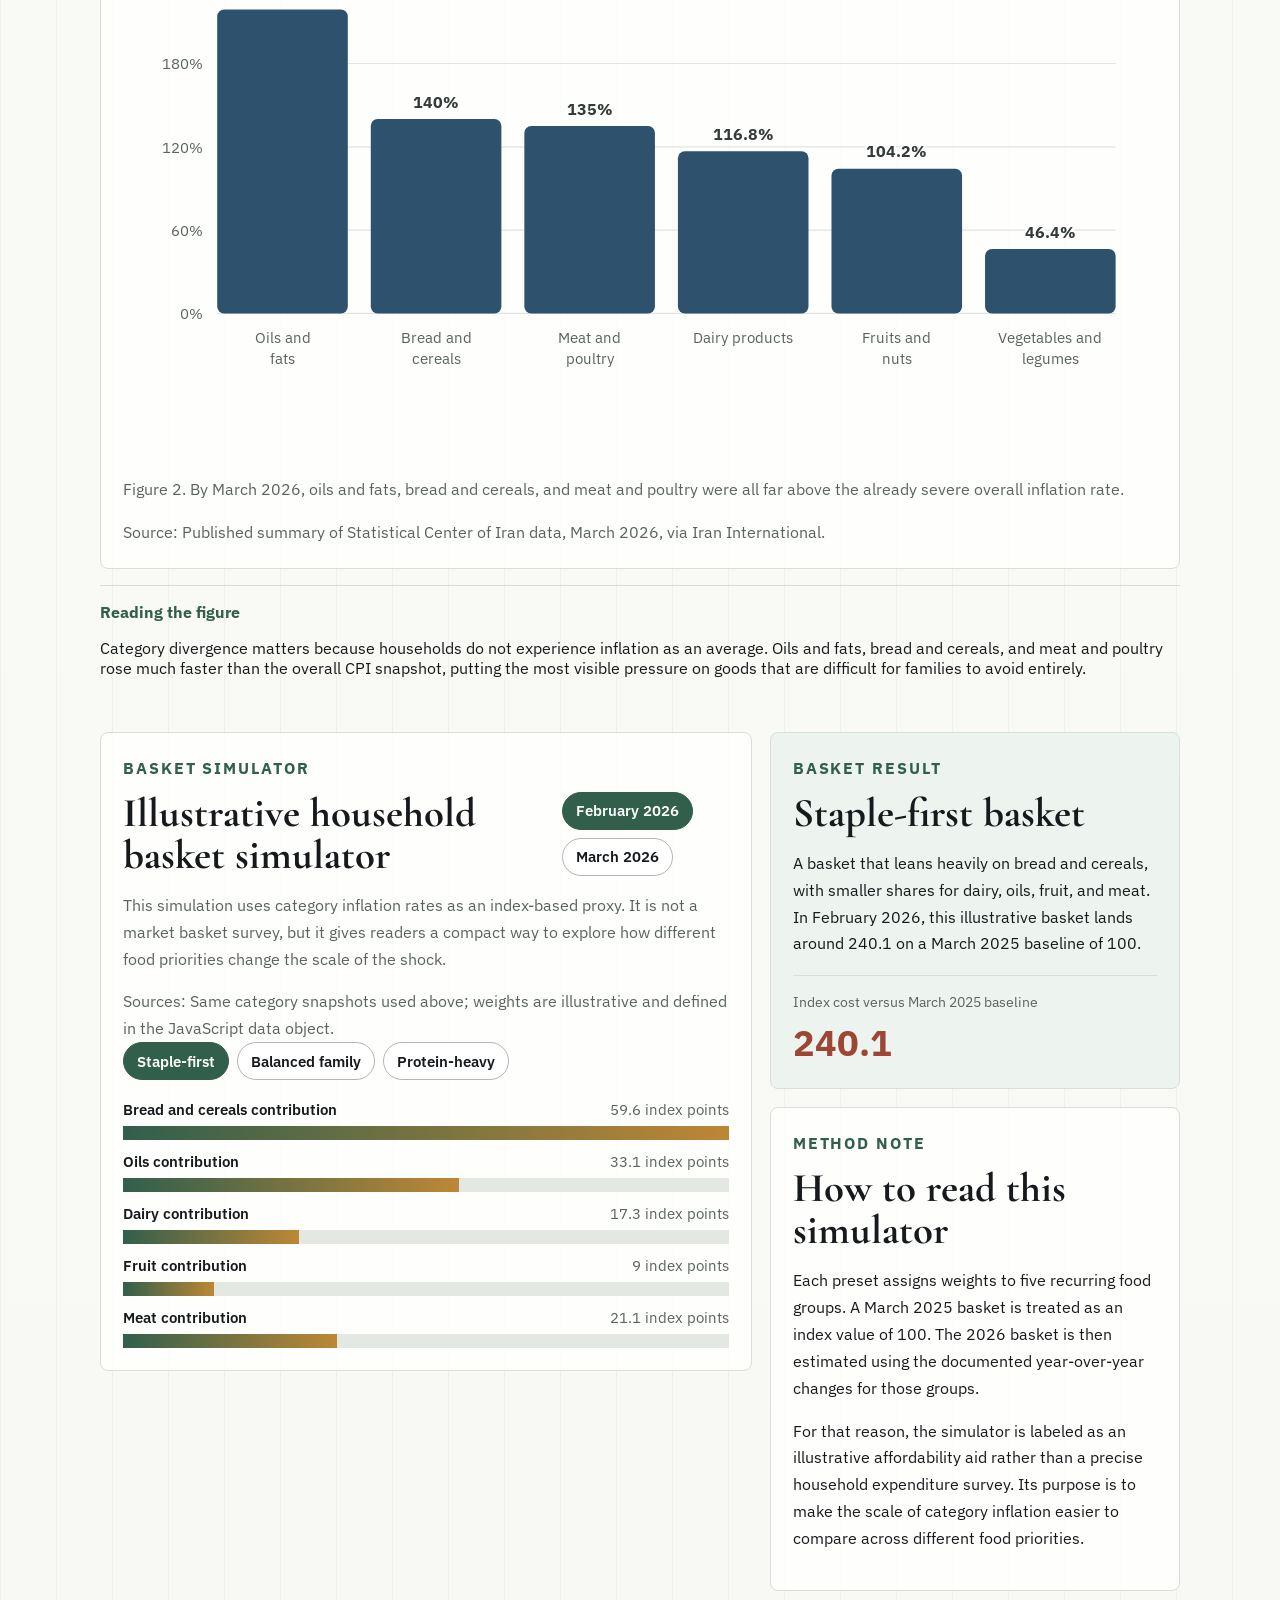
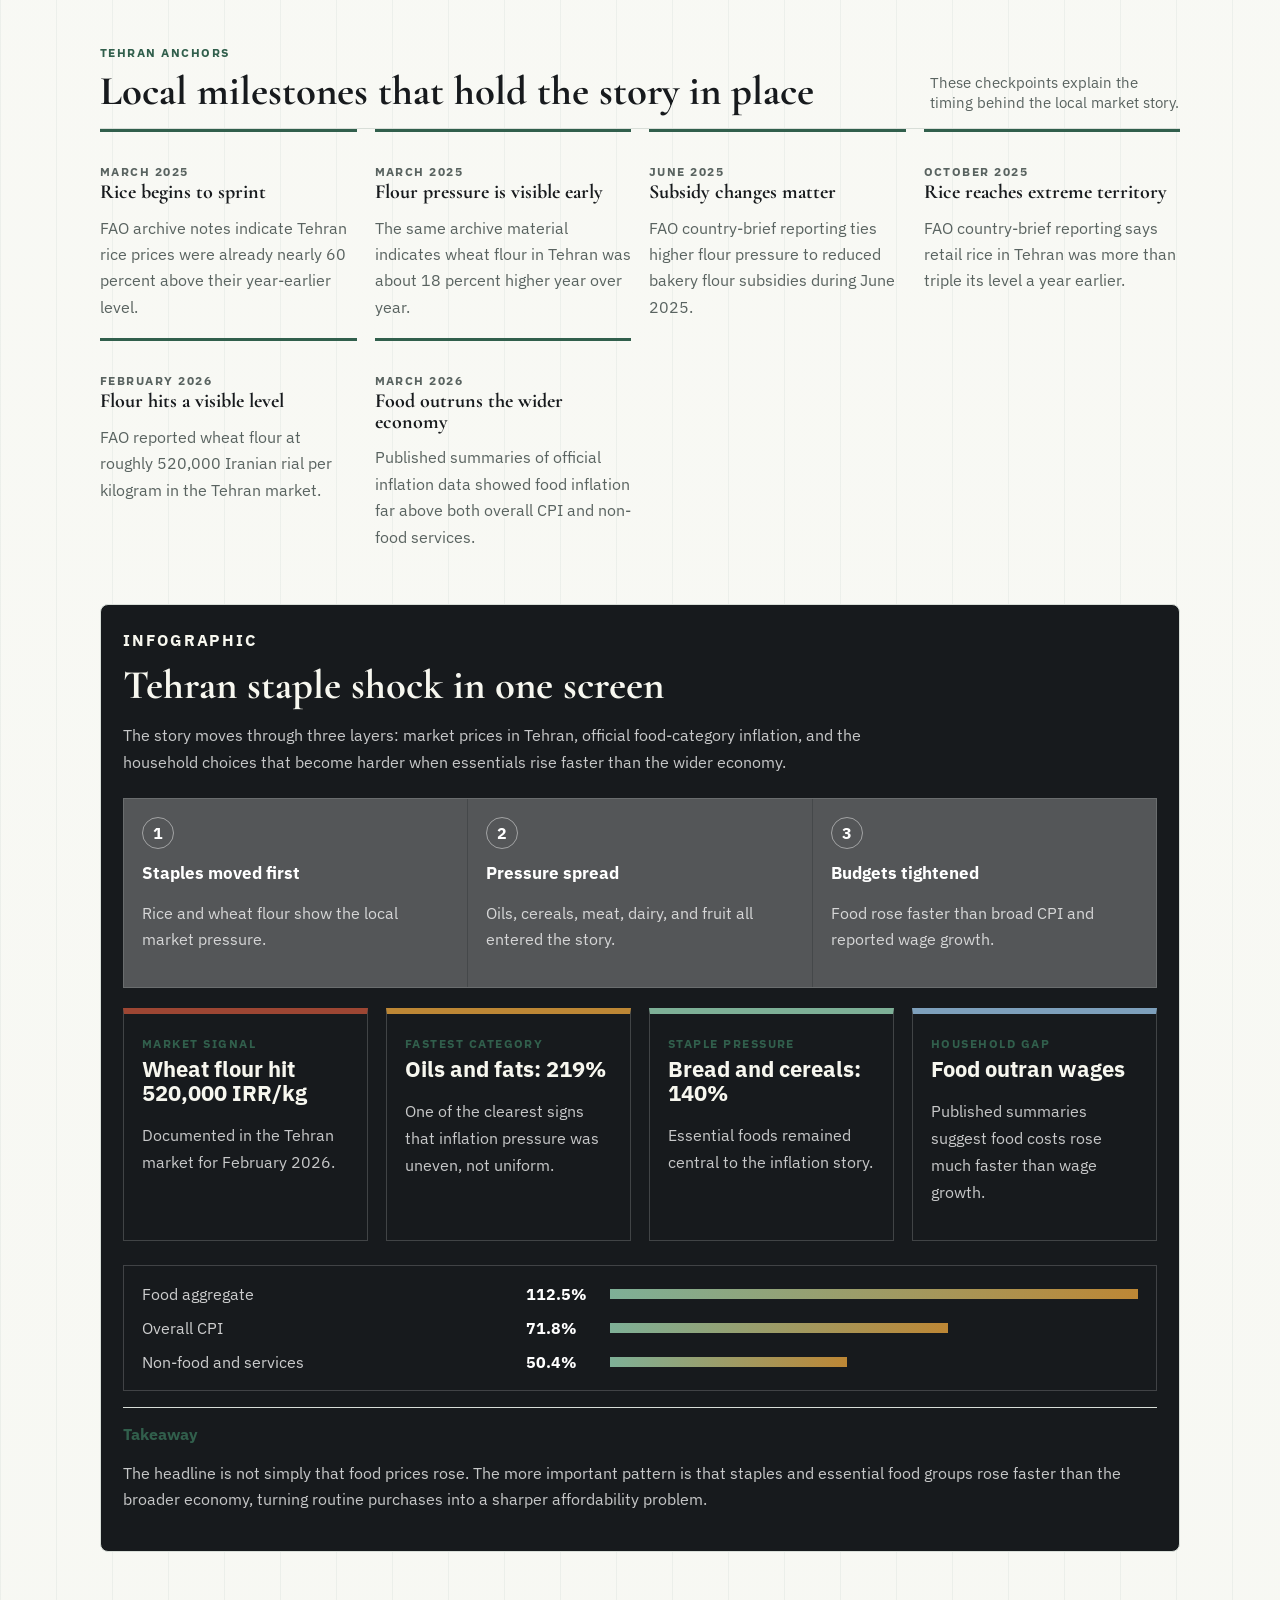
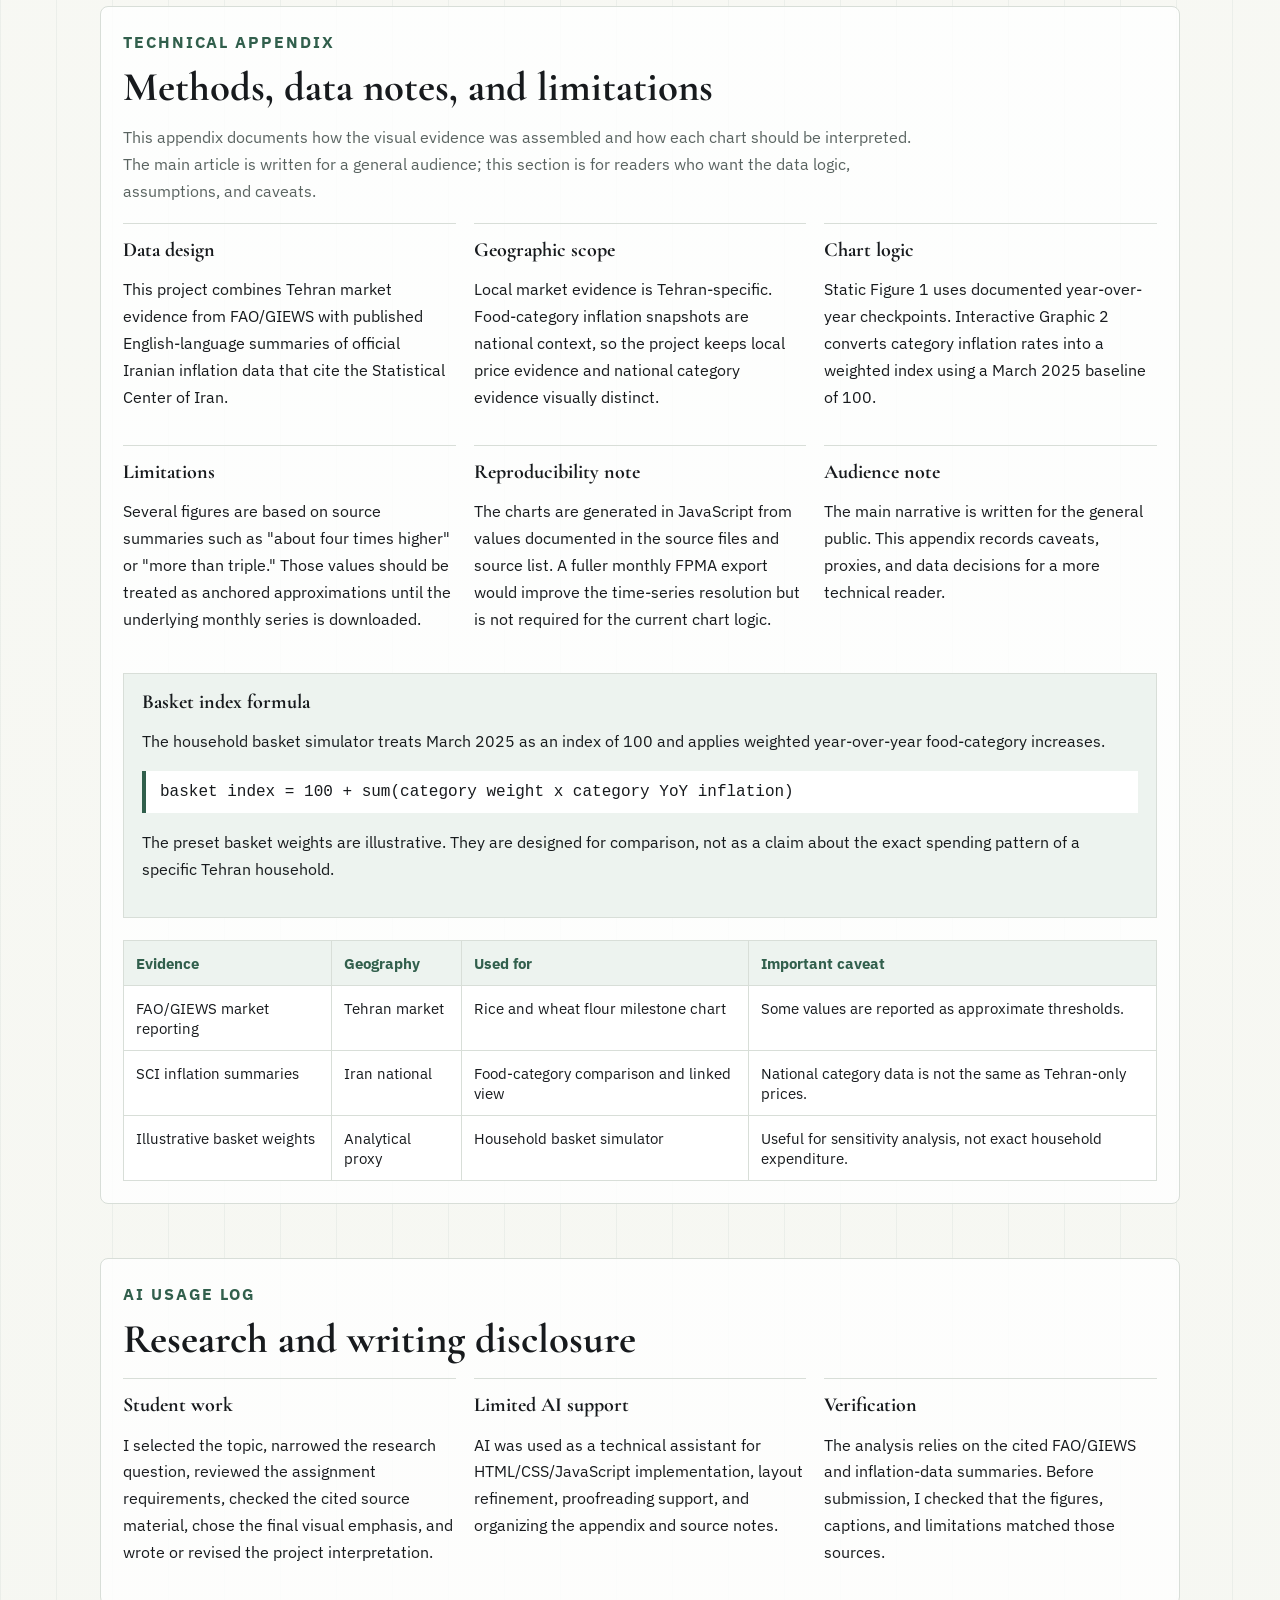
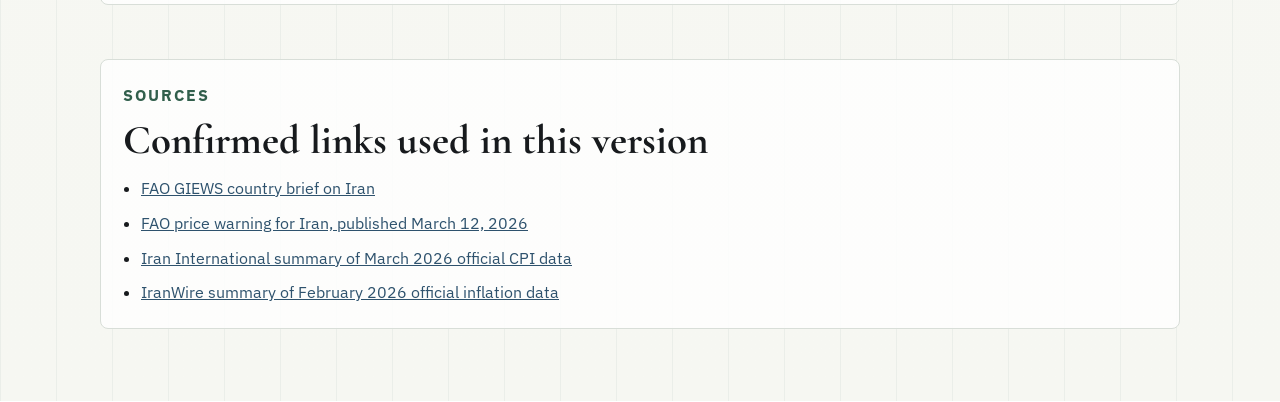
<file: site/index.html>
<!doctype html>
<html lang="en">
  <head>
    <meta charset="utf-8">
    <meta name="viewport" content="width=device-width, initial-scale=1">
    <title>When Staples Slip Away</title>
    <meta
      name="description"
      content="An interactive static narrative on staple food inflation in Tehran, 2025-2026."
    >
    <link rel="preconnect" href="https://fonts.googleapis.com">
    <link rel="preconnect" href="https://fonts.gstatic.com" crossorigin>
    <link
      href="https://fonts.googleapis.com/css2?family=Cormorant+Garamond:wght@500;600;700&family=IBM+Plex+Sans:wght@400;500;600;700&display=swap"
      rel="stylesheet"
    >
    <link rel="stylesheet" href="styles.css">
  </head>
  <body>
    <div class="page-shell">
      <header class="hero">
        <div class="hero-copy">
          <p class="eyebrow">Tehran Food Prices | 2025-2026</p>
          <h1>When Staples Slip Away</h1>
          <p class="dek">
            An interactive data story on how rice, wheat flour, and key food
            categories surged in Tehran and across Iran from March 2025 to
            March 2026.
          </p>
        </div>
        <div class="hero-aside">
          <p class="aside-label">Core question</p>
          <p class="aside-text">
            How sharply did staple food prices rise in Tehran, and how much
            faster did food costs move than the rest of everyday life?
          </p>
          <p class="aside-footnote">
            The story follows local market evidence for staples, then widens to
            the food categories that shaped household affordability.
          </p>
        </div>
        <div class="stat-row">
          <article class="stat-card">
            <span class="stat-value">520,000</span>
            <span class="stat-label">IRR per kg for wheat flour in the Tehran market, February 2026</span>
          </article>
          <article class="stat-card">
            <span class="stat-value">112.5%</span>
            <span class="stat-label">Year-over-year food inflation in Iran, March 2026</span>
          </article>
          <article class="stat-card">
            <span class="stat-value">219%</span>
            <span class="stat-label">Year-over-year increase for oils and fats, March 2026</span>
          </article>
        </div>
      </header>

      <main>
        <section id="opening" class="section narrative-grid">
          <div class="panel">
            <p class="section-kicker">Opening</p>
            <h2>A basic basket became a moving target</h2>
            <p>
              Food inflation can sound abstract when it appears as a single
              national percentage. In Tehran, the sharper story begins with
              staples that households encounter directly: rice, wheat flour,
              cooking oil, dairy, meat, and produce. When those items move
              faster than the wider economy, the effect is felt not as a
              statistic but as a shrinking set of daily choices.
            </p>
            <div class="author-note">
              <strong>Story focus</strong>
              <p>
                This project follows two linked threads: Tehran market evidence
                for rice and wheat flour, and official food-category inflation
                snapshots that show how widely the pressure spread across the
                household food basket.
              </p>
            </div>
          </div>

          <div class="panel accent-panel">
            <p class="section-kicker">Narrative arc</p>
            <h2>Start local, widen outward, return to households</h2>
            <ul class="story-list">
              <li>Opening: anchor the reader in an ordinary Tehran shopping trip.</li>
              <li>Middle 1: show what happened to rice and wheat flour in the Tehran market.</li>
              <li>Middle 2: show which national food categories saw the fastest inflation.</li>
              <li>Middle 3: translate category shocks into household pressure.</li>
              <li>Ending: explain what became difficult to afford first, and why that matters.</li>
            </ul>
          </div>
        </section>

        <section id="figure-one" class="section">
          <div class="section-heading">
            <div>
              <p class="section-kicker">Figure 1</p>
              <h2>Tehran staple shocks across three checkpoints</h2>
            </div>
            <p class="section-note">
              Publication-style figure. No interaction.
            </p>
          </div>
          <div class="panel figure-panel">
            <svg id="milestone-figure" class="svg-figure" viewBox="0 0 900 420" role="img" aria-label="Milestone chart showing year-over-year changes for rice and wheat flour in Tehran"></svg>
            <p class="figure-caption">
              Figure 1. The flour series is anchored at three documented
              checkpoints. The rice line uses documented year-over-year jumps,
              with the October 2025 point plotted at the minimum threshold
              implied by the source language "more than triple."
            </p>
            <p class="source-note">
              Source: FAO/GIEWS Iran country brief and FAO price warning,
              published March 12, 2026.
            </p>
          </div>
          <div class="author-note compact-note">
            <strong>Reading the figure</strong>
            <p>
              Rice appears to have accelerated earlier and more sharply, while
              wheat flour moved from moderate pressure in March 2025 to an
              extreme year-over-year increase by February 2026. The pattern
              points to sustained pressure across staple foods rather than one
              isolated price spike.
            </p>
          </div>
        </section>

        <section id="interactive-one" class="section chart-section">
          <div class="panel panel-wide">
            <div class="panel-header">
              <div>
                <p class="section-kicker">Explore</p>
                <h2>Food inflation snapshot with linked views</h2>
              </div>
              <div class="toggle-group" aria-label="Month toggle">
                <button class="toggle-button active" data-month="2026-02">February 2026</button>
                <button class="toggle-button" data-month="2026-03">March 2026</button>
              </div>
            </div>
            <p class="panel-copy">
              Click a category to update the comparison view and the detail
              card. This section counts as one interactive visualization and
              also satisfies the linked-view requirement.
            </p>
            <p class="source-note">
              Sources: IranWire summary of February 2026 SCI data and Iran
              International summary of March 2026 SCI data.
            </p>
            <div id="category-chart" class="bar-chart" aria-live="polite"></div>
          </div>

          <div class="panel detail-panel">
            <p class="section-kicker">Selected category</p>
            <h2 id="detail-title">Bread and cereals</h2>
            <p id="detail-body"></p>
            <p id="detail-meta" class="detail-meta"></p>
          </div>

          <div class="panel">
            <p class="section-kicker">Linked context</p>
            <h2>Selected category versus the broader economy</h2>
            <p class="panel-copy">
              The comparison view changes whenever a category is selected in the
              main chart.
            </p>
            <div id="context-chart" class="bar-chart compact-chart"></div>
          </div>
        </section>

        <section id="figure-two" class="section">
          <div class="section-heading">
            <div>
              <p class="section-kicker">Figure 2</p>
              <h2>Which food groups were hit hardest in March 2026?</h2>
            </div>
            <p class="section-note">
              Publication-style figure. No interaction.
            </p>
          </div>
          <div class="panel figure-panel">
            <svg id="march-figure" class="svg-figure" viewBox="0 0 900 460" role="img" aria-label="Bar chart comparing March 2026 year-over-year inflation across food categories in Iran"></svg>
            <p class="figure-caption">
              Figure 2. By March 2026, oils and fats, bread and cereals, and
              meat and poultry were all far above the already severe overall
              inflation rate.
            </p>
            <p class="source-note">
              Source: Published summary of Statistical Center of Iran data,
              March 2026, via Iran International.
            </p>
          </div>
          <div class="author-note compact-note">
            <strong>Reading the figure</strong>
            <p>
              Category divergence matters because households do not experience
              inflation as an average. Oils and fats, bread and cereals, and
              meat and poultry rose much faster than the overall CPI snapshot,
              putting the most visible pressure on goods that are difficult for
              families to avoid entirely.
            </p>
          </div>
        </section>

        <section id="interactive-two" class="section basket-grid">
          <div class="panel panel-wide">
            <div class="panel-header">
              <div>
                <p class="section-kicker">Basket Simulator</p>
                <h2>Illustrative household basket simulator</h2>
              </div>
              <div class="toggle-group" aria-label="Basket month toggle">
                <button class="toggle-button active" data-basket-month="2026-02">February 2026</button>
                <button class="toggle-button" data-basket-month="2026-03">March 2026</button>
              </div>
            </div>
            <p class="panel-copy">
              This simulation uses category inflation rates as an index-based
              proxy. It is not a market basket survey, but it gives readers a
              compact way to explore how different food priorities change the
              scale of the shock.
            </p>
            <p class="source-note">
              Sources: Same category snapshots used above; weights are
              illustrative and defined in the JavaScript data object.
            </p>
            <div class="preset-group" aria-label="Basket preset selector">
              <button class="preset-button active" data-preset="staple">Staple-first</button>
              <button class="preset-button" data-preset="balanced">Balanced family</button>
              <button class="preset-button" data-preset="protein">Protein-heavy</button>
            </div>
            <div id="basket-chart" class="bar-chart basket-chart"></div>
          </div>

          <div class="panel basket-summary">
            <p class="section-kicker">Basket result</p>
            <h2 id="basket-title">Staple-first basket</h2>
            <p id="basket-body"></p>
            <div class="basket-total">
              <span class="basket-total-label">Index cost versus March 2025 baseline</span>
              <strong id="basket-total-value">0</strong>
            </div>
          </div>

          <div class="panel">
            <p class="section-kicker">Method note</p>
            <h2>How to read this simulator</h2>
            <p>
              Each preset assigns weights to five recurring food groups. A
              March 2025 basket is treated as an index value of 100. The 2026
              basket is then estimated using the documented year-over-year
              changes for those groups.
            </p>
            <p>
              For that reason, the simulator is labeled as an illustrative
              affordability aid rather than a precise household expenditure
              survey. Its purpose is to make the scale of category inflation
              easier to compare across different food priorities.
            </p>
          </div>
        </section>

        <section class="section">
          <div class="section-heading">
            <div>
              <p class="section-kicker">Tehran anchors</p>
              <h2>Local milestones that hold the story in place</h2>
            </div>
            <p class="section-note">
              These checkpoints explain the timing behind the local market story.
            </p>
          </div>
          <div id="timeline" class="timeline"></div>
        </section>

        <section id="infographic" class="section panel infographic-panel">
          <p class="section-kicker">Infographic</p>
          <h2>Tehran staple shock in one screen</h2>
          <p class="infographic-lede">
            The story moves through three layers: market prices in Tehran,
            official food-category inflation, and the household choices that
            become harder when essentials rise faster than the wider economy.
          </p>
          <div class="shock-flow" aria-label="Food shock pathway">
            <article>
              <span>1</span>
              <strong>Staples moved first</strong>
              <p>Rice and wheat flour show the local market pressure.</p>
            </article>
            <article>
              <span>2</span>
              <strong>Pressure spread</strong>
              <p>Oils, cereals, meat, dairy, and fruit all entered the story.</p>
            </article>
            <article>
              <span>3</span>
              <strong>Budgets tightened</strong>
              <p>Food rose faster than broad CPI and reported wage growth.</p>
            </article>
          </div>
          <div class="infographic-grid">
            <article class="info-tile accent-a">
              <span class="tile-label">Market signal</span>
              <strong>Wheat flour hit 520,000 IRR/kg</strong>
              <p>Documented in the Tehran market for February 2026.</p>
            </article>
            <article class="info-tile accent-b">
              <span class="tile-label">Fastest category</span>
              <strong>Oils and fats: 219%</strong>
              <p>One of the clearest signs that inflation pressure was uneven, not uniform.</p>
            </article>
            <article class="info-tile accent-c">
              <span class="tile-label">Staple pressure</span>
              <strong>Bread and cereals: 140%</strong>
              <p>Essential foods remained central to the inflation story.</p>
            </article>
            <article class="info-tile accent-d">
              <span class="tile-label">Household gap</span>
              <strong>Food outran wages</strong>
              <p>Published summaries suggest food costs rose much faster than wage growth.</p>
            </article>
          </div>
          <div class="mini-comparison" aria-label="Inflation comparison">
            <div>
              <span>Food aggregate</span>
              <strong>112.5%</strong>
              <i style="width: 100%"></i>
            </div>
            <div>
              <span>Overall CPI</span>
              <strong>71.8%</strong>
              <i style="width: 64%"></i>
            </div>
            <div>
              <span>Non-food and services</span>
              <strong>50.4%</strong>
              <i style="width: 45%"></i>
            </div>
          </div>
          <div class="author-note compact-note">
            <strong>Takeaway</strong>
            <p>
              The headline is not simply that food prices rose. The more
              important pattern is that staples and essential food groups rose
              faster than the broader economy, turning routine purchases into a
              sharper affordability problem.
            </p>
          </div>
        </section>

        <section id="appendix" class="section panel appendix-panel">
          <p class="section-kicker">Technical Appendix</p>
          <h2>Methods, data notes, and limitations</h2>
          <p class="appendix-intro">
            This appendix documents how the visual evidence was assembled and
            how each chart should be interpreted. The main article is written
            for a general audience; this section is for readers who want the
            data logic, assumptions, and caveats.
          </p>
          <div class="appendix-grid">
            <article>
              <h3>Data design</h3>
              <p>
                This project combines Tehran market evidence from FAO/GIEWS with
                published English-language summaries of official Iranian
                inflation data that cite the Statistical Center of Iran.
              </p>
            </article>
            <article>
              <h3>Geographic scope</h3>
              <p>
                Local market evidence is Tehran-specific. Food-category
                inflation snapshots are national context, so the project keeps
                local price evidence and national category evidence visually
                distinct.
              </p>
            </article>
            <article>
              <h3>Chart logic</h3>
              <p>
                Static Figure 1 uses documented year-over-year checkpoints.
                Interactive Graphic 2 converts category inflation rates into a
                weighted index using a March 2025 baseline of 100.
              </p>
            </article>
            <article>
              <h3>Limitations</h3>
              <p>
                Several figures are based on source summaries such as "about
                four times higher" or "more than triple." Those values should be
                treated as anchored approximations until the underlying monthly
                series is downloaded.
              </p>
            </article>
            <article>
              <h3>Reproducibility note</h3>
              <p>
                The charts are generated in JavaScript from values documented in
                the source files and source list. A fuller monthly FPMA export
                would improve the time-series resolution but is not required for
                the current chart logic.
              </p>
            </article>
            <article>
              <h3>Audience note</h3>
              <p>
                The main narrative is written for the general public. This
                appendix records caveats, proxies, and data decisions for a more
                technical reader.
              </p>
            </article>
          </div>
          <div class="method-block">
            <h3>Basket index formula</h3>
            <p>
              The household basket simulator treats March 2025 as an index of
              100 and applies weighted year-over-year food-category increases.
            </p>
            <code>basket index = 100 + sum(category weight x category YoY inflation)</code>
            <p>
              The preset basket weights are illustrative. They are designed for
              comparison, not as a claim about the exact spending pattern of a
              specific Tehran household.
            </p>
          </div>
          <div class="appendix-table-wrap">
            <table class="appendix-table">
              <thead>
                <tr>
                  <th>Evidence</th>
                  <th>Geography</th>
                  <th>Used for</th>
                  <th>Important caveat</th>
                </tr>
              </thead>
              <tbody>
                <tr>
                  <td>FAO/GIEWS market reporting</td>
                  <td>Tehran market</td>
                  <td>Rice and wheat flour milestone chart</td>
                  <td>Some values are reported as approximate thresholds.</td>
                </tr>
                <tr>
                  <td>SCI inflation summaries</td>
                  <td>Iran national</td>
                  <td>Food-category comparison and linked view</td>
                  <td>National category data is not the same as Tehran-only prices.</td>
                </tr>
                <tr>
                  <td>Illustrative basket weights</td>
                  <td>Analytical proxy</td>
                  <td>Household basket simulator</td>
                  <td>Useful for sensitivity analysis, not exact household expenditure.</td>
                </tr>
              </tbody>
            </table>
          </div>
        </section>

        <section id="ai-log" class="section panel ai-panel">
          <p class="section-kicker">AI Usage Log</p>
          <h2>Research and writing disclosure</h2>
          <div class="ai-log-grid">
            <article>
              <h3>Student work</h3>
              <p>
                I selected the topic, narrowed the research question, reviewed
                the assignment requirements, checked the cited source material,
                chose the final visual emphasis, and wrote or revised the
                project interpretation.
              </p>
            </article>
            <article>
              <h3>Limited AI support</h3>
              <p>
                AI was used as a technical assistant for HTML/CSS/JavaScript
                implementation, layout refinement, proofreading support, and
                organizing the appendix and source notes.
              </p>
            </article>
            <article>
              <h3>Verification</h3>
              <p>
                The analysis relies on the cited FAO/GIEWS and inflation-data
                summaries. Before submission, I checked that the figures,
                captions, and limitations matched those sources.
              </p>
            </article>
          </div>
        </section>

        <section class="section panel sources-panel">
          <p class="section-kicker">Sources</p>
          <h2>Confirmed links used in this version</h2>
          <ul class="sources-list">
            <li>
              <a href="https://www.fao.org/giews/countrybrief/country.jsp?code=IRN&lang=en">FAO GIEWS country brief on Iran</a>
            </li>
            <li>
              <a href="https://www.fao.org/giews/food-prices/price-warnings/detail/fr/c/1757884/">FAO price warning for Iran, published March 12, 2026</a>
            </li>
            <li>
              <a href="https://www.iranintl.com/en/202603318527">Iran International summary of March 2026 official CPI data</a>
            </li>
            <li>
              <a href="https://iranwire.com/en/news/149554-inflation-in-february-2026-sets-new-historic-peak/">IranWire summary of February 2026 official inflation data</a>
            </li>
          </ul>
        </section>
      </main>
    </div>

    <script src="app.js"></script>
  </body>
</html>
</file>
<file: site/styles.css>
:root {
  --paper: #f6f7f2;
  --surface: #ffffff;
  --surface-tint: #edf3ef;
  --ink: #171a1d;
  --muted: #596360;
  --line: #d8ded8;
  --line-strong: #aeb9b1;
  --red: #9d4633;
  --green: #315f4c;
  --blue: #2e526d;
  --gold: #bd8735;
  --content: 1120px;
  --radius: 8px;
}

* {
  box-sizing: border-box;
}

html {
  scroll-behavior: smooth;
}

body {
  margin: 0;
  color: var(--ink);
  background:
    linear-gradient(90deg, rgba(49, 95, 76, 0.055) 1px, transparent 1px),
    linear-gradient(180deg, #fbfbf7 0%, var(--paper) 100%);
  background-size: 56px 56px, auto;
  font-family: "IBM Plex Sans", sans-serif;
}

a {
  color: var(--blue);
}

.page-shell {
  max-width: var(--content);
  margin: 0 auto;
  padding: 28px 20px 72px;
}

.hero {
  display: grid;
  grid-template-columns: minmax(0, 1.45fr) minmax(280px, 0.55fr);
  gap: 28px;
  padding: 34px 0 30px;
  border-top: 8px solid var(--ink);
  border-bottom: 1px solid var(--line-strong);
}

.hero-copy {
  max-width: 760px;
}

.eyebrow,
.section-kicker,
.aside-label,
.tile-label {
  margin: 0 0 10px;
  color: var(--green);
  font-size: 0.76rem;
  font-weight: 700;
  letter-spacing: 0.12em;
  text-transform: uppercase;
}

h1,
h2,
h3 {
  margin: 0;
  color: var(--ink);
  font-family: "Cormorant Garamond", serif;
  font-weight: 700;
  line-height: 1.03;
  letter-spacing: 0;
}

h1 {
  max-width: 780px;
  font-size: 5rem;
}

h2 {
  font-size: 2.55rem;
}

h3 {
  font-size: 1.25rem;
}

.dek,
.aside-text,
.panel p,
.story-list,
.sources-list {
  line-height: 1.68;
  font-size: 1rem;
}

.dek {
  max-width: 680px;
  margin: 18px 0 0;
  color: var(--muted);
  font-size: 1.12rem;
}

.hero-aside {
  align-self: end;
  padding: 0 0 0 22px;
  border-left: 3px solid var(--green);
}

.aside-text,
.aside-footnote {
  margin: 0;
}

.aside-text {
  font-weight: 600;
}

.aside-footnote {
  margin-top: 16px;
  color: var(--muted);
  line-height: 1.6;
  font-size: 0.93rem;
}

.stat-row {
  grid-column: 1 / -1;
  display: grid;
  grid-template-columns: repeat(3, minmax(0, 1fr));
  gap: 1px;
  margin-top: 12px;
  background: var(--line);
  border: 1px solid var(--line);
}

.stat-card {
  display: grid;
  gap: 8px;
  min-height: 128px;
  padding: 18px 20px;
  background: var(--surface);
}

.stat-value {
  color: var(--red);
  font-size: 2.25rem;
  font-weight: 700;
  line-height: 1;
}

.stat-label {
  color: var(--muted);
  line-height: 1.5;
  font-size: 0.94rem;
}

.section {
  margin-top: 54px;
}

.panel {
  padding: 22px;
  border: 1px solid var(--line);
  border-radius: var(--radius);
  background: rgba(255, 255, 255, 0.82);
}

.accent-panel,
.detail-panel,
.basket-summary {
  background: var(--surface-tint);
}

.narrative-grid,
.chart-section,
.basket-grid,
.timeline,
.infographic-grid,
.appendix-grid,
.ai-log-grid {
  display: grid;
  gap: 18px;
}

.narrative-grid {
  grid-template-columns: 1.1fr 0.9fr;
}

.chart-section,
.basket-grid {
  grid-template-columns: 1.35fr 0.85fr;
  align-items: start;
}

.panel-wide {
  grid-row: span 2;
}

.panel-header,
.section-heading {
  display: flex;
  align-items: end;
  justify-content: space-between;
  gap: 18px;
}

.section-heading {
  padding-bottom: 16px;
  border-bottom: 1px solid var(--line);
}

.panel-copy,
.detail-meta,
.section-note,
.figure-caption,
.source-note {
  color: var(--muted);
}

.section-note {
  max-width: 250px;
  margin: 0;
  font-size: 0.95rem;
}

.story-list,
.sources-list {
  margin: 14px 0 0;
  padding-left: 18px;
}

.story-list li,
.sources-list li {
  margin-top: 8px;
}

.author-note {
  margin-top: 18px;
  padding: 16px 0 0;
  border-top: 1px solid var(--line);
}

.compact-note {
  margin-top: 16px;
}

.author-note strong {
  display: block;
  margin-bottom: 6px;
  color: var(--green);
}

.toggle-group,
.preset-group {
  display: inline-flex;
  gap: 8px;
  flex-wrap: wrap;
}

.toggle-button,
.preset-button {
  min-height: 38px;
  border: 1px solid var(--line-strong);
  border-radius: 999px;
  background: var(--surface);
  color: var(--ink);
  padding: 8px 13px;
  font: inherit;
  font-size: 0.91rem;
  font-weight: 600;
  cursor: pointer;
}

.toggle-button:hover,
.toggle-button:focus-visible,
.preset-button:hover,
.preset-button:focus-visible {
  border-color: var(--green);
}

.toggle-button.active,
.preset-button.active {
  background: var(--green);
  border-color: var(--green);
  color: #fff;
}

.figure-panel {
  margin-top: 20px;
  overflow: hidden;
}

.svg-figure {
  display: block;
  width: 100%;
  height: auto;
}

.svg-grid {
  stroke: rgba(23, 26, 29, 0.12);
  stroke-width: 1;
}

.svg-grid.light {
  stroke: rgba(23, 26, 29, 0.07);
}

.svg-axis-label,
.svg-point-label,
.svg-key {
  font-family: "IBM Plex Sans", sans-serif;
}

.svg-axis-label {
  fill: var(--muted);
  font-size: 13px;
}

.svg-point-label {
  fill: #333b37;
  font-size: 14px;
  font-weight: 700;
  paint-order: stroke;
  stroke: rgba(255, 255, 255, 0.9);
  stroke-width: 4px;
  stroke-linejoin: round;
}

.svg-key {
  font-size: 14px;
  font-weight: 700;
}

.rice-key,
.svg-dot.rice {
  fill: var(--red);
}

.flour-key,
.svg-dot.flour {
  fill: var(--green);
}

.svg-series {
  fill: none;
  stroke-width: 4;
}

.svg-series.rice {
  stroke: var(--red);
}

.svg-series.flour {
  stroke: var(--green);
}

.svg-bar {
  fill: var(--blue);
}

.figure-caption {
  margin-top: 16px;
}

.source-note {
  margin: 10px 0 0;
  font-size: 0.88rem;
  line-height: 1.55;
}

.bar-chart {
  display: grid;
  gap: 12px;
  margin-top: 20px;
}

.bar-row {
  display: grid;
  gap: 7px;
  cursor: pointer;
}

.bar-row button {
  all: unset;
  cursor: pointer;
  display: block;
}

.bar-row.active .bar-fill,
.bar-row button:focus-visible .bar-fill {
  outline: 2px solid rgba(49, 95, 76, 0.28);
  outline-offset: 2px;
}

.bar-meta {
  display: flex;
  align-items: baseline;
  justify-content: space-between;
  gap: 12px;
  font-size: 0.94rem;
}

.bar-name {
  font-weight: 600;
}

.bar-value {
  color: var(--muted);
  font-variant-numeric: tabular-nums;
}

.bar-track {
  width: 100%;
  height: 14px;
  overflow: hidden;
  background: #e3e8e3;
}

.bar-fill {
  height: 100%;
  background: linear-gradient(90deg, var(--green), var(--gold));
  width: 0;
  transition: width 260ms ease;
}

.compact-chart .bar-track {
  height: 12px;
}

.detail-meta {
  margin-top: 18px;
  padding-top: 16px;
  border-top: 1px solid var(--line);
  font-size: 0.9rem;
}

.basket-total {
  margin-top: 18px;
  padding-top: 16px;
  border-top: 1px solid var(--line);
}

.basket-total-label {
  display: block;
  color: var(--muted);
  font-size: 0.9rem;
}

.basket-total strong {
  display: block;
  margin-top: 8px;
  color: var(--red);
  font-size: 2.25rem;
}

.timeline {
  grid-template-columns: repeat(auto-fit, minmax(210px, 1fr));
}

.timeline-card {
  padding: 18px 0 0;
  border-top: 3px solid var(--green);
}

.timeline-date {
  margin: 0 0 8px;
  color: var(--red);
  font-size: 0.76rem;
  font-weight: 700;
  letter-spacing: 0.12em;
  text-transform: uppercase;
}

.timeline-card p {
  margin: 12px 0 0;
  color: var(--muted);
  line-height: 1.65;
}

.infographic-panel {
  background: var(--ink);
  color: #f7f7ef;
}

.infographic-panel h2,
.infographic-panel .section-kicker {
  color: #f7f7ef;
}

.infographic-lede {
  max-width: 760px;
  color: rgba(255, 255, 255, 0.76);
}

.shock-flow {
  display: grid;
  grid-template-columns: repeat(3, minmax(0, 1fr));
  gap: 1px;
  margin-top: 22px;
  background: rgba(255, 255, 255, 0.2);
  border: 1px solid rgba(255, 255, 255, 0.2);
}

.shock-flow article {
  min-height: 150px;
  padding: 18px;
  background: rgba(255, 255, 255, 0.08);
}

.shock-flow span {
  display: inline-grid;
  place-items: center;
  width: 32px;
  height: 32px;
  margin-bottom: 12px;
  border: 1px solid rgba(255, 255, 255, 0.45);
  border-radius: 50%;
  color: #fff;
  font-weight: 700;
}

.shock-flow strong {
  display: block;
  color: #fff;
  font-size: 1.08rem;
}

.shock-flow p {
  color: rgba(255, 255, 255, 0.76);
}

.infographic-grid {
  margin-top: 20px;
  grid-template-columns: repeat(4, minmax(0, 1fr));
}

.info-tile {
  min-height: 190px;
  padding: 18px;
  border: 1px solid rgba(255, 255, 255, 0.18);
}

.info-tile strong {
  display: block;
  margin: 6px 0 10px;
  font-size: 1.35rem;
  line-height: 1.1;
}

.info-tile p,
.infographic-panel .author-note p {
  color: rgba(255, 255, 255, 0.76);
}

.accent-a {
  border-top: 6px solid var(--red);
}

.accent-b {
  border-top: 6px solid var(--gold);
}

.accent-c {
  border-top: 6px solid #7eb097;
}

.accent-d {
  border-top: 6px solid #7ea0bc;
}

.mini-comparison {
  display: grid;
  gap: 14px;
  margin-top: 24px;
  padding: 18px;
  border: 1px solid rgba(255, 255, 255, 0.18);
}

.mini-comparison div {
  display: grid;
  grid-template-columns: minmax(170px, 0.7fr) 70px 1fr;
  align-items: center;
  gap: 14px;
}

.mini-comparison span {
  color: rgba(255, 255, 255, 0.78);
}

.mini-comparison strong {
  color: #fff;
  font-variant-numeric: tabular-nums;
}

.mini-comparison i {
  display: block;
  height: 10px;
  background: linear-gradient(90deg, #7eb097, var(--gold));
}

.appendix-grid,
.ai-log-grid {
  margin-top: 18px;
  grid-template-columns: repeat(3, minmax(0, 1fr));
}

.appendix-grid article,
.ai-log-grid article {
  padding-top: 16px;
  border-top: 1px solid var(--line);
}

.appendix-intro {
  max-width: 790px;
  color: var(--muted);
}

.method-block {
  margin-top: 24px;
  padding: 18px;
  border: 1px solid var(--line);
  background: var(--surface-tint);
}

.method-block code {
  display: block;
  margin: 12px 0;
  padding: 12px 14px;
  border-left: 4px solid var(--green);
  background: #fff;
  color: var(--ink);
  font-family: ui-monospace, SFMono-Regular, Menlo, Consolas, monospace;
  white-space: normal;
}

.appendix-table-wrap {
  margin-top: 22px;
  overflow-x: auto;
}

.appendix-table {
  width: 100%;
  border-collapse: collapse;
  background: #fff;
  font-size: 0.95rem;
}

.appendix-table th,
.appendix-table td {
  padding: 12px;
  border: 1px solid var(--line);
  text-align: left;
  vertical-align: top;
}

.appendix-table th {
  background: var(--surface-tint);
  color: var(--green);
}

@media (max-width: 1080px) {
  .infographic-grid,
  .shock-flow,
  .appendix-grid,
  .ai-log-grid {
    grid-template-columns: repeat(2, minmax(0, 1fr));
  }
}

@media (max-width: 920px) {
  .hero,
  .stat-row,
  .narrative-grid,
  .chart-section,
  .basket-grid {
    grid-template-columns: 1fr;
  }

  .hero-aside {
    padding-left: 0;
    border-left: 0;
    border-top: 3px solid var(--green);
    padding-top: 16px;
  }

  .panel-header,
  .section-heading {
    flex-direction: column;
    align-items: start;
  }

  .section-note {
    max-width: none;
  }
}

@media (max-width: 680px) {
  .page-shell {
    padding: 18px 14px 48px;
  }

  h1 {
    font-size: 3.1rem;
  }

  h2 {
    font-size: 2rem;
  }

  .hero {
    padding-top: 24px;
  }

  .panel {
    padding: 18px;
  }

  .infographic-grid,
  .shock-flow,
  .appendix-grid,
  .ai-log-grid {
    grid-template-columns: 1fr;
  }

  .mini-comparison div {
    grid-template-columns: 1fr;
    gap: 6px;
  }

  .bar-meta {
    flex-direction: column;
    align-items: start;
    gap: 2px;
  }
}
</file>
